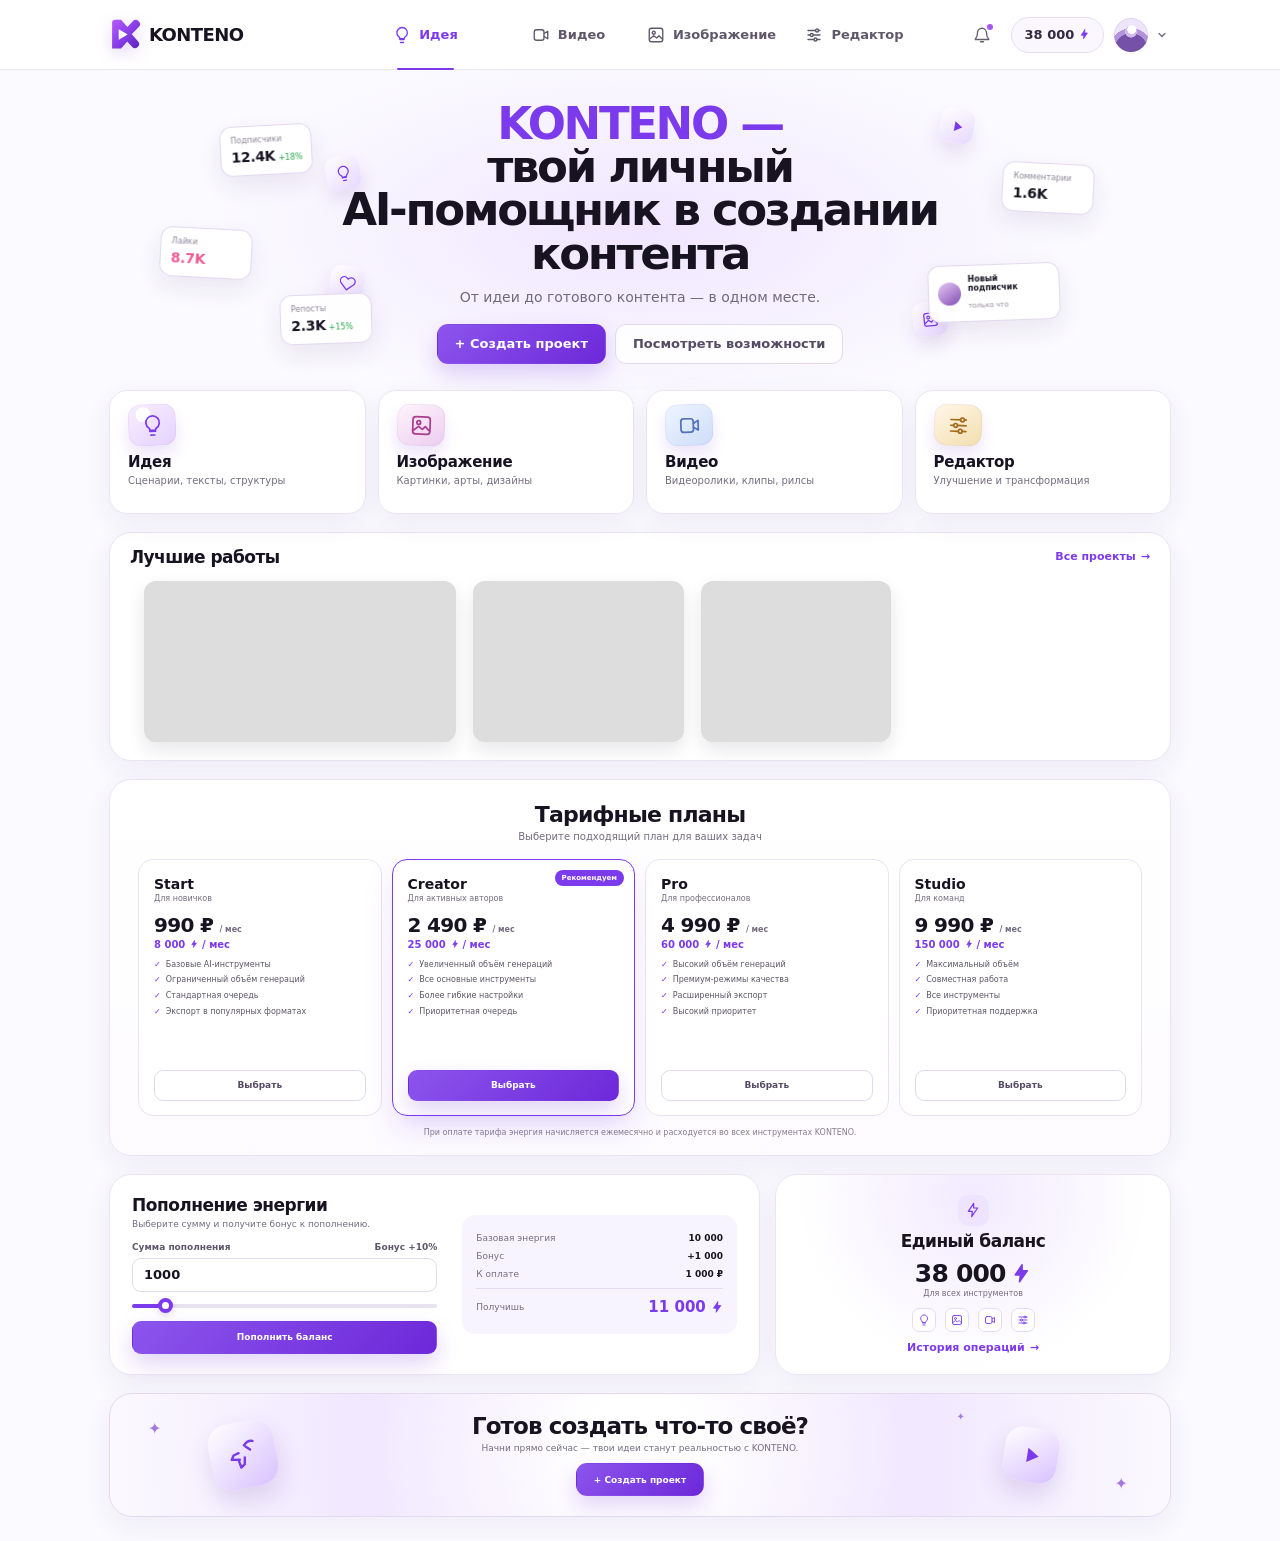
<file: index.html>
<!doctype html>
<html lang="ru">
<head>
  <meta charset="utf-8">
  <meta name="viewport" content="width=device-width, initial-scale=1">
  <meta name="description" content="KONTENO — личный AI-помощник для создания контента">
  <title>KONTENO — AI-помощник в создании контента</title>
  <style>
    :root {
      --background: #fbfaff;
      --surface: #fff;
      --surface-soft: #f7f3ff;
      --surface-strong: #efe8ff;
      --text: #171321;
      --muted: #746c81;
      --border: #ebe5f3;
      --primary: #7c3aed;
      --primary-deep: #6524cf;
      --primary-light: #a855f7;
      --success: #22a447;
      --radius-xl: 28px;
      --radius-lg: 22px;
      --radius-md: 14px;
      --shadow: 0 18px 48px rgba(63, 38, 98, .08);
      --shadow-soft: 0 9px 28px rgba(77, 46, 119, .07);
      --page: 1062px;
    }
    * { box-sizing: border-box; }
    html { scroll-behavior: smooth; }
    body {
      margin: 0;
      color: var(--text);
      background: var(--background);
      font-family: Inter, ui-sans-serif, system-ui, -apple-system, BlinkMacSystemFont, "Segoe UI", sans-serif;
      -webkit-font-smoothing: antialiased;
    }
    button, input { font: inherit; }
    button, a { -webkit-tap-highlight-color: transparent; }
    button:focus-visible, a:focus-visible, input:focus-visible {
      outline: 3px solid rgba(124, 58, 237, .24);
      outline-offset: 3px;
    }
    .icon { width: 18px; height: 18px; display: block; fill: none; stroke: currentColor; stroke-width: 1.8; stroke-linecap: round; stroke-linejoin: round; }
    .icon-fill { fill: currentColor; stroke: none; }
    .energy-amount { display: inline-flex; align-items: center; gap: 5px; white-space: nowrap; }
    .energy-amount .icon { width: .82em; height: .82em; color: var(--primary); fill: currentColor; stroke: currentColor; }
    .site-header {
      height: 70px;
      display: grid;
      grid-template-columns: 245px minmax(420px, 1fr) 245px;
      align-items: center;
      padding: 0 max(30px, calc((100vw - 1122px) / 2 + 30px));
      background: rgba(255,255,255,.94);
      border-bottom: 1px solid rgba(232, 225, 241, .85);
      position: sticky;
      top: 0;
      z-index: 30;
      backdrop-filter: blur(16px);
    }
    .brand { display: inline-flex; align-items: center; gap: 9px; color: var(--text); text-decoration: none; width: max-content; }
    .brand-mark { width: 31px; height: 31px; filter: drop-shadow(0 5px 8px rgba(124,58,237,.2)); }
    .brand-name { font-size: 18px; line-height: 1; font-weight: 850; letter-spacing: -.55px; }
    .product-nav { height: 100%; display: grid; grid-template-columns: repeat(4, 1fr); align-items: stretch; }
    .nav-link { position: relative; display: flex; align-items: center; justify-content: center; gap: 8px; color: #5f586b; text-decoration: none; font-size: 13px; font-weight: 650; }
    .nav-link:hover { color: var(--primary); }
    .nav-link:first-child { color: var(--primary); }
    .nav-link:first-child::after { content: ""; position: absolute; left: 30%; right: 30%; bottom: -1px; height: 2px; border-radius: 2px; background: var(--primary); }
    .header-actions { display: flex; align-items: center; justify-content: flex-end; gap: 10px; }
    .icon-button { width: 38px; height: 38px; display: grid; place-items: center; border: 0; border-radius: 50%; background: transparent; color: #655e70; cursor: pointer; position: relative; }
    .icon-button:hover { background: var(--surface-soft); color: var(--primary); }
    .unread { position: absolute; width: 6px; height: 6px; border-radius: 50%; background: var(--primary-light); right: 8px; top: 8px; box-shadow: 0 0 0 2px #fff; }
    .header-balance { min-height: 36px; padding: 0 13px; display: inline-flex; align-items: center; border: 1px solid #e6ddf2; border-radius: 999px; background: #faf7ff; color: #332943; text-decoration: none; font-size: 13px; font-weight: 800; }
    .avatar-button { border: 0; background: transparent; padding: 0; display: flex; align-items: center; gap: 5px; cursor: pointer; color: var(--muted); }
    .avatar { width: 34px; height: 34px; border-radius: 50%; background: radial-gradient(circle at 52% 34%, #fff 0 15%, transparent 16%), radial-gradient(circle at 50% 40%, #d3b9ee 0 22%, transparent 23%), radial-gradient(circle at 50% 93%, #7551a7 0 45%, #b393db 46% 59%, #eee5fa 60%); box-shadow: inset 0 0 0 1px rgba(92,57,139,.11); }
    main { overflow: hidden; }
    .wrap { width: min(var(--page), calc(100% - 60px)); margin-inline: auto; }
    .hero {
      min-height: 280px;
      position: relative;
      display: grid;
      place-items: center;
      text-align: center;
      background: radial-gradient(ellipse 44% 75% at 50% 50%, rgba(239,228,255,.93), rgba(251,250,255,0) 76%);
      isolation: isolate;
    }
    .hero-copy { position: relative; z-index: 3; max-width: 640px; padding: 32px 20px 26px; }
    .hero h1 { margin: 0; font-size: clamp(38px, 3.6vw, 45px); line-height: .96; letter-spacing: -2.35px; font-weight: 830; }
    .hero h1 .accent { color: var(--primary); }
    .hero p { margin: 14px 0 19px; color: #716a7d; font-size: 14px; }
    .hero-actions { display: flex; justify-content: center; gap: 9px; }
    .btn { min-height: 40px; padding: 0 17px; display: inline-flex; justify-content: center; align-items: center; gap: 7px; border: 1px solid transparent; border-radius: 11px; font-weight: 760; font-size: 13px; text-decoration: none; cursor: pointer; transition: transform .2s ease, box-shadow .2s ease, border-color .2s ease; }
    .btn:hover { transform: translateY(-1px); }
    .btn-primary { color: #fff; background: linear-gradient(135deg, #8c55ed, #6d28d9); box-shadow: 0 10px 22px rgba(109,40,217,.2); }
    .btn-secondary { color: #554b64; background: rgba(255,255,255,.8); border-color: #e2d9ef; }
    .floating-card { position: absolute; z-index: 2; border: 1px solid rgba(223,212,239,.88); background: rgba(255,255,255,.91); box-shadow: 0 10px 25px rgba(65,38,104,.09); backdrop-filter: blur(8px); }
    .metric { width: 92px; padding: 9px 10px; border-radius: 12px; text-align: left; }
    .metric small { display: block; color: #8c8496; font-size: 8px; margin-bottom: 2px; }
    .metric b { font-size: 14px; letter-spacing: -.3px; }
    .metric em { color: var(--success); font-style: normal; font-size: 8px; margin-left: 3px; }
    .metric .pink { color: #ec5c91; }
    .m-follow { left: calc(50% - 420px); top: 55px; transform: rotate(-3deg); }
    .m-like { left: calc(50% - 480px); top: 158px; transform: rotate(3deg); }
    .m-share { left: calc(50% - 360px); top: 224px; transform: rotate(-2deg); }
    .m-comments { right: calc(50% - 454px); top: 93px; transform: rotate(3deg); }
    .follow-card { right: calc(50% - 420px); top: 194px; width: 132px; padding: 9px; border-radius: 12px; display: flex; align-items: center; gap: 7px; text-align: left; transform: rotate(-2deg); }
    .mini-avatar { width: 23px; height: 23px; flex: none; border-radius: 50%; background: linear-gradient(145deg,#e6c8f6,#824db3); }
    .follow-card b { display: block; font-size: 8px; }.follow-card small { color: #8b8295; font-size: 7px; }
    .float-icon { width: 34px; height: 34px; display: grid; place-items: center; border-radius: 10px; color: var(--primary); background: linear-gradient(145deg,#fff,#e7d7ff); box-shadow: 0 10px 18px rgba(91,48,145,.12); position: absolute; z-index: 1; }
    .float-icon .icon { width: 17px; height: 17px; }
    .fi-bulb { left: calc(50% - 314px); top: 86px; transform: rotate(-12deg); }
    .fi-play { right: calc(50% - 334px); top: 39px; transform: rotate(11deg); }
    .fi-image { right: calc(50% - 307px); top: 232px; transform: rotate(-6deg); }
    .fi-heart { left: calc(50% - 310px); top: 196px; transform: rotate(10deg); }
    .product-grid { display: grid; grid-template-columns: repeat(4, 1fr); gap: 12px; margin-top: 0; }
    .product-card { min-height: 124px; position: relative; overflow: hidden; padding: 18px; border: 1px solid var(--border); border-radius: 18px; background: var(--surface); box-shadow: var(--shadow-soft); color: inherit; text-decoration: none; }
    .product-card:hover { border-color: #d7c7ed; transform: translateY(-2px); }
    .product-card h2 { margin: 44px 0 4px; font-size: 15px; letter-spacing: -.3px; }
    .product-card p { margin: 0; color: var(--muted); font-size: 10px; }
    .product-art { width: 48px; height: 42px; position: absolute; top: 13px; left: 18px; display: grid; place-items: center; border-radius: 13px; color: var(--primary); background: radial-gradient(circle at 32% 25%,#fff 0 16%,transparent 17%),linear-gradient(145deg,#f8efff,#e5d1ff); box-shadow: 0 9px 15px rgba(109,40,217,.12), inset 0 0 0 1px rgba(124,58,237,.07); transform: rotate(-2deg); }
    .product-card:nth-child(2) .product-art { background: linear-gradient(145deg,#fff5fb,#ecccf0); color:#aa3c8e; transform: rotate(2deg); }
    .product-card:nth-child(3) .product-art { background: linear-gradient(145deg,#eff6ff,#cddcf9); color:#5273bd; }
    .product-card:nth-child(4) .product-art { background: linear-gradient(145deg,#fff8e9,#f2ddae); color:#a56b1d; transform: rotate(2deg); }
    .product-art .icon { width: 23px; height: 23px; }
    .section-card { margin-top: 18px; border: 1px solid var(--border); border-radius: var(--radius-lg); background: var(--surface); box-shadow: var(--shadow-soft); }
    .section-head { height: 48px; padding: 0 20px; display: flex; justify-content: space-between; align-items: center; }
    .section-head h2 { margin: 0; font-size: 17px; letter-spacing: -.55px; }
    .text-link { display: inline-flex; align-items: center; gap: 5px; color: var(--primary); text-decoration: none; font-size: 11px; font-weight: 750; }
    .works { padding-bottom: 18px; }
    .works-grid { display: grid; grid-template-columns: 312px 211px 190px; gap: 17px; padding: 0 34px; justify-content: start; }
    .reference-crop { width: 100%; aspect-ratio: var(--cw) / var(--ch); overflow: hidden; position: relative; border-radius: 12px; background: #ddd; box-shadow: 0 8px 18px rgba(29,17,46,.1); }
    .reference-crop img { position: absolute; width: calc(1122 / var(--cw) * 100%); max-width: none; height: auto; left: 0; top: 0; transform: translate(var(--tx), var(--ty)); transform-origin: left top; }
    .tariffs { padding: 22px 28px 18px; background: linear-gradient(180deg,#fff 0%,#fdfbff 100%); }
    .tariff-title { text-align: center; margin-bottom: 17px; }
    .tariff-title h2 { margin: 0 0 4px; font-size: 22px; letter-spacing: -.8px; }
    .tariff-title p { margin: 0; color: var(--muted); font-size: 10px; }
    .tariff-grid { display: grid; grid-template-columns: repeat(4, 1fr); gap: 10px; align-items: stretch; }
    .tariff-card { min-height: 257px; position: relative; display: flex; flex-direction: column; padding: 16px 15px 14px; border: 1px solid #e9e3f0; border-radius: 15px; background: #fff; }
    .tariff-card.recommended { border: 1.5px solid var(--primary); box-shadow: 0 14px 30px rgba(124,58,237,.13); }
    .recommended-badge { position: absolute; right: 10px; top: 10px; padding: 4px 7px; border-radius: 999px; color: #fff; background: var(--primary); font-size: 7px; font-weight: 800; }
    .tariff-card h3 { margin: 0 0 2px; font-size: 14px; }.tariff-for { color: var(--muted); font-size: 8px; }
    .tariff-price { margin: 10px 0 2px; font-size: 20px; font-weight: 850; letter-spacing: -.7px; }.tariff-price small { font-size: 8px; color: var(--muted); font-weight: 600; letter-spacing: 0; }
    .tariff-energy { color: var(--primary); font-size: 10px; font-weight: 800; }
    .tariff-list { list-style: none; padding: 0; margin: 10px 0 13px; display: grid; gap: 6px; color: #5d5668; font-size: 8px; line-height: 1.2; }
    .tariff-list li { display: flex; gap: 5px; }.tariff-list li::before { content: "✓"; color: var(--primary); font-weight: 900; }
    .tariff-card .btn { min-height: 31px; margin-top: auto; font-size: 9px; border-radius: 9px; }
    .tariff-note { margin: 12px 0 0; text-align: center; color: #857d8f; font-size: 8px; }
    .commerce-grid { display: grid; grid-template-columns: 1.48fr .9fr; gap: 15px; margin-top: 18px; }
    .topup-card, .wallet-card { min-height: 178px; padding: 20px 22px; border: 1px solid var(--border); border-radius: var(--radius-lg); background: #fff; box-shadow: var(--shadow-soft); }
    .topup-card { display: grid; grid-template-columns: 1fr .9fr; gap: 25px; align-items: center; }
    .topup-card h2, .wallet-card h2 { margin: 0 0 4px; font-size: 17px; letter-spacing: -.5px; }
    .topup-card .helper { margin: 0 0 13px; color: var(--muted); font-size: 9px; }
    .amount-label { display: flex; justify-content: space-between; align-items: center; margin-bottom: 6px; color: #5e566a; font-size: 9px; font-weight: 700; }
    .amount-input { height: 34px; width: 100%; border: 1px solid #e3dcec; border-radius: 9px; padding: 0 11px; color: var(--text); font-size: 13px; font-weight: 800; background: #fff; }
    .slider { width: 100%; height: 4px; margin: 12px 0 13px; appearance: none; border-radius: 999px; background: linear-gradient(to right,var(--primary) 0 var(--progress),#e9e2f1 var(--progress) 100%); }
    .slider::-webkit-slider-thumb { appearance: none; width: 15px; height: 15px; border-radius: 50%; background: #fff; border: 4px solid var(--primary); box-shadow: 0 2px 7px rgba(76,33,126,.18); cursor: pointer; }
    .slider::-moz-range-thumb { width: 9px; height: 9px; border-radius: 50%; background: #fff; border: 4px solid var(--primary); cursor: pointer; }
    .topup-card .btn { width: 100%; min-height: 33px; font-size: 9px; border-radius: 9px; }
    .quote { padding: 14px; border-radius: 13px; background: #f8f4ff; }
    .quote-row { display: flex; justify-content: space-between; padding: 4px 0; color: var(--muted); font-size: 9px; }
    .quote-row b { color: var(--text); }.quote-row.total { margin-top: 5px; padding-top: 9px; border-top: 1px solid #e5dcf2; align-items: center; }.quote-row.total b { color: var(--primary); font-size: 15px; }
    .wallet-card { text-align: center; display: flex; flex-direction: column; align-items: center; justify-content: center; background: radial-gradient(circle at 50% 10%,#f2eaff 0,#fff 66%); }
    .wallet-icon { width: 31px; height: 31px; margin-bottom: 5px; display: grid; place-items: center; color: var(--primary); border-radius: 10px; background: #eee4ff; }.wallet-icon .icon { width: 16px; }
    .wallet-balance { margin: 4px 0 1px; font-size: 25px; font-weight: 870; letter-spacing: -.8px; }.wallet-card > small { color: var(--muted); font-size: 8px; }
    .wallet-tools { display: flex; justify-content: center; gap: 9px; margin: 10px 0 9px; }.wallet-tool { display: grid; place-items: center; width: 24px; height: 24px; color: var(--primary); border: 1px solid #e6dbf5; border-radius: 7px; background: #fff; }.wallet-tool .icon { width: 12px; height: 12px; }
    .final-cta { min-height: 124px; position: relative; margin: 18px auto 24px; display: grid; place-items: center; overflow: hidden; text-align: center; border: 1px solid #e4d9f2; border-radius: 23px; background: radial-gradient(circle at 50% 45%,#fff 0 10%,#f1e7ff 52%,#fbf9ff 100%); box-shadow: var(--shadow-soft); }
    .cta-copy { position: relative; z-index: 2; padding: 18px 190px; }.cta-copy h2 { margin: 0 0 4px; font-size: 23px; letter-spacing: -.9px; }.cta-copy p { margin: 0 0 10px; color: var(--muted); font-size: 9px; }
    .cta-copy .btn { min-height: 33px; font-size: 9px; }
    .cta-object { position: absolute; display: grid; place-items: center; color: var(--primary); background: linear-gradient(145deg,#fff,#d9c1ff); box-shadow: 0 12px 25px rgba(96,48,157,.16); }
    .rocket { left: 100px; width: 66px; height: 66px; border-radius: 20px; transform: rotate(-11deg); }.rocket .icon { width: 32px; height: 32px; }
    .media { right: 112px; width: 54px; height: 54px; border-radius: 17px; transform: rotate(9deg); }.media .icon { width: 25px; height: 25px; }
    .star { position: absolute; color: #a47ae0; font-size: 16px; }.star-a { left: 38px; top: 25px; }.star-b { right: 42px; bottom: 23px; }.star-c { right: 205px; top: 17px; font-size: 10px; }
    .toast { position: fixed; left: 50%; bottom: 24px; z-index: 60; padding: 12px 18px; color: #fff; background: #241a31; border-radius: 12px; font-size: 13px; box-shadow: 0 15px 40px rgba(25,15,40,.24); transform: translate(-50%, 18px); opacity: 0; pointer-events: none; transition: .22s ease; }
    .toast.show { transform: translate(-50%,0); opacity: 1; }
    @media (max-width: 900px) {
      .site-header { grid-template-columns: 170px 1fr auto; padding-inline: 22px; }.product-nav { grid-column: 2; }.nav-link span { display: none; }.header-balance { padding-inline: 10px; }.avatar-button .chevron { display:none; }
      .wrap { width: min(720px, calc(100% - 36px)); }.hero { min-height: 310px; }.floating-card { opacity: .82; }.m-like { left: 4%; }.m-follow { left: 10%; }.m-share { left: 14%; }.m-comments { right: 7%; }.follow-card { right: 8%; }.fi-bulb { left: 20%; }.fi-play { right: 20%; }
      .product-grid, .tariff-grid { grid-template-columns: repeat(2,1fr); }.works-grid { grid-template-columns: 312fr 211fr 190fr; padding-inline: 18px; gap: 10px; }.commerce-grid { grid-template-columns: 1fr 300px; }.topup-card { grid-template-columns: 1fr; gap: 12px; }.topup-card,.wallet-card { min-height: 250px; }.cta-copy { padding-inline: 145px; }.rocket { left: 48px; }.media { right: 52px; }
    }
    @media (max-width: 620px) {
      .site-header { height: 62px; grid-template-columns: 1fr auto; padding-inline: 16px; }.brand-mark { width:29px;height:29px }.brand-name {font-size:17px}.product-nav { position: fixed; left: 0; right: 0; bottom: 0; height: 62px; z-index: 40; grid-column: auto; background: rgba(255,255,255,.96); border-top: 1px solid var(--border); padding-bottom: env(safe-area-inset-bottom); backdrop-filter: blur(14px); }.nav-link { flex-direction: column; gap: 3px; font-size: 9px; }.nav-link span { display: inline; }.nav-link:first-child::after { top: 0; bottom: auto; left: 31%; right: 31%; }.header-actions { gap: 4px; }.icon-button { width:34px;height:34px }.header-balance { min-height: 32px; padding: 0 9px; font-size: 11px; }.avatar { width:32px;height:32px }.wrap { width: calc(100% - 28px); }
      .hero { min-height: 410px; }.hero-copy { padding: 68px 14px 50px; }.hero h1 { font-size: 40px; letter-spacing: -2px; }.hero p { max-width: 280px; margin-inline: auto; line-height: 1.45; }.hero-actions { flex-direction: column; width: min(260px,100%); margin-inline:auto }.hero-actions .btn { width:100%;min-height:44px }.metric { transform: scale(.8)!important; }.m-follow { top:17px;left:-2px }.m-like { left:-7px;top:277px }.m-share { left:55px;top:350px }.m-comments { right:-9px;top:36px }.follow-card { right:-14px;top:316px;transform:scale(.82) rotate(-2deg) }.fi-bulb { left:12%;top:89px }.fi-play { right:11%;top:109px }.fi-heart,.fi-image { display:none }
      .product-grid, .tariff-grid { grid-template-columns: 1fr; }.product-card { min-height:112px }.product-card h2 { margin-top:40px }.section-card { margin-top:14px }.section-head { padding-inline:16px }.works-grid { grid-template-columns:1fr; padding:0 14px 14px; }.reference-crop { max-height:none }.tariffs { padding:22px 14px 16px }.tariff-title h2 { font-size:24px }.tariff-grid { display:flex; overflow-x:auto; scroll-snap-type:x mandatory; padding:4px 1px 12px; scrollbar-width:none }.tariff-card { min-width:82%; min-height:290px; scroll-snap-align:center; padding:20px }.tariff-card h3 {font-size:18px}.tariff-price{font-size:24px}.tariff-for,.tariff-list,.tariff-energy,.tariff-note{font-size:11px}.tariff-card .btn{min-height:42px;font-size:12px}
      .commerce-grid { grid-template-columns:1fr }.topup-card,.wallet-card { min-height:unset;padding:22px }.topup-card {grid-template-columns:1fr}.wallet-card {padding-block:26px}.cta-copy { padding:30px 28px 100px }.final-cta {min-height:250px;margin-bottom:80px}.cta-copy h2{font-size:28px}.cta-copy p{font-size:12px;line-height:1.5}.cta-copy .btn{min-height:42px;font-size:12px}.rocket{left:calc(50% - 82px);bottom:20px;width:55px;height:55px}.media{right:calc(50% - 82px);bottom:24px;width:48px;height:48px}.star-c{display:none}
    }
    @media (prefers-reduced-motion: reduce) { html {scroll-behavior:auto} *,*::before,*::after {transition-duration:.01ms!important;animation-duration:.01ms!important} }
  </style>
</head>
<body>
  <svg aria-hidden="true" width="0" height="0" style="position:absolute"><defs>
    <linearGradient id="brand-gradient" x1="0" y1="0" x2="1" y2="1"><stop stop-color="#b65cff"/><stop offset=".52" stop-color="#883de8"/><stop offset="1" stop-color="#5b21b6"/></linearGradient>
    <symbol id="i-logo" viewBox="0 0 40 40"><path fill="url(#brand-gradient)" d="M4 4.8A3.8 3.8 0 0 1 7.8 1h7.7l8.3 9.3L30.7 3a5.3 5.3 0 0 1 7.6 7.4l-9 9.4 8.1 8.9a5.2 5.2 0 0 1-7.7 7L23.5 29l-7.9 9H4V4.8Z"/><path fill="#fff" d="m12.5 13.2 11.7 6.7-11.7 6.8V13.2Z"/></symbol>
    <symbol id="i-bulb" viewBox="0 0 24 24"><path d="M9 18h6M10 22h4M8.3 14.8A7 7 0 1 1 15.7 15c-.8.6-.8 1.2-.8 2H9.1c0-.9 0-1.5-.8-2.2Z"/></symbol>
    <symbol id="i-video" viewBox="0 0 24 24"><rect x="3" y="5" width="13" height="14" rx="3"/><path d="m16 10 5-3v10l-5-3"/></symbol>
    <symbol id="i-image" viewBox="0 0 24 24"><rect x="3" y="3" width="18" height="18" rx="3"/><circle cx="9" cy="9" r="2"/><path d="m4 17 5-4 4 3 3-3 4 4"/></symbol>
    <symbol id="i-sliders" viewBox="0 0 24 24"><path d="M4 6h10M18 6h2M4 12h3M11 12h9M4 18h8M16 18h4"/><circle cx="16" cy="6" r="2"/><circle cx="9" cy="12" r="2"/><circle cx="14" cy="18" r="2"/></symbol>
    <symbol id="i-bell" viewBox="0 0 24 24"><path d="M18 9a6 6 0 0 0-12 0c0 7-3 7-3 9h18c0-2-3-2-3-9ZM10 21h4"/></symbol>
    <symbol id="i-chevron" viewBox="0 0 24 24"><path d="m8 10 4 4 4-4"/></symbol>
    <symbol id="i-zap" viewBox="0 0 24 24"><path d="M13 2 5 14h6l-1 8 9-13h-6V2Z"/></symbol>
    <symbol id="i-heart" viewBox="0 0 24 24"><path d="M20.8 4.6a5.5 5.5 0 0 0-7.8 0L12 5.7l-1.1-1.1a5.5 5.5 0 0 0-7.8 7.8l1.1 1.1L12 21l7.8-7.5 1.1-1.1a5.5 5.5 0 0 0-.1-7.8Z"/></symbol>
    <symbol id="i-play" viewBox="0 0 24 24"><path d="m8 5 11 7-11 7V5Z"/></symbol>
    <symbol id="i-rocket" viewBox="0 0 24 24"><path d="M14 5c2.4-2.4 5.2-2.8 7-2- .8 1.8-1.6 4.6-4 7l-4 4-4-4 5-5Z"/><path d="m9 10-4 1-2 3 6 1M13 14l-1 5-3 2-1-6M15 6l3 3"/></symbol>
  </defs></svg>

  <header class="site-header">
    <a class="brand" href="#top" aria-label="KONTENO — на главную"><svg class="brand-mark" aria-hidden="true"><use href="#i-logo"/></svg><span class="brand-name">KONTENO</span></a>
    <nav class="product-nav" aria-label="Инструменты KONTENO">
      <a class="nav-link" href="#" data-action="coming"><svg class="icon"><use href="#i-bulb"/></svg><span>Идея</span></a>
      <a class="nav-link" href="#" data-action="coming"><svg class="icon"><use href="#i-video"/></svg><span>Видео</span></a>
      <a class="nav-link" href="#" data-action="coming"><svg class="icon"><use href="#i-image"/></svg><span>Изображение</span></a>
      <a class="nav-link" href="#" data-action="coming"><svg class="icon"><use href="#i-sliders"/></svg><span>Редактор</span></a>
    </nav>
    <div class="header-actions">
      <button class="icon-button" type="button" data-action="notifications" aria-label="Уведомления"><svg class="icon"><use href="#i-bell"/></svg><span class="unread"></span></button>
      <a class="header-balance" href="#energy" aria-label="Баланс энергии 38 000"><span class="energy-amount"><span>38 000</span><svg class="icon"><use href="#i-zap"/></svg></span></a>
      <button class="avatar-button" type="button" data-action="profile" aria-label="Открыть профиль"><span class="avatar" aria-hidden="true"></span><svg class="icon chevron"><use href="#i-chevron"/></svg></button>
    </div>
  </header>

  <main id="top">
    <section class="hero" aria-labelledby="hero-title">
      <div class="floating-card metric m-follow"><small>Подписчики</small><b>12.4K</b><em>+18%</em></div>
      <div class="floating-card metric m-like"><small>Лайки</small><b class="pink">8.7K</b></div>
      <div class="floating-card metric m-share"><small>Репосты</small><b>2.3K</b><em>+15%</em></div>
      <div class="floating-card metric m-comments"><small>Комментарии</small><b>1.6K</b></div>
      <div class="floating-card follow-card"><span class="mini-avatar"></span><span><b>Новый подписчик</b><small>только что</small></span></div>
      <span class="float-icon fi-bulb"><svg class="icon"><use href="#i-bulb"/></svg></span><span class="float-icon fi-play"><svg class="icon icon-fill"><use href="#i-play"/></svg></span><span class="float-icon fi-heart"><svg class="icon"><use href="#i-heart"/></svg></span><span class="float-icon fi-image"><svg class="icon"><use href="#i-image"/></svg></span>
      <div class="hero-copy">
        <h1 id="hero-title"><span class="accent">KONTENO —</span><br>твой личный<br>AI-помощник в создании<br>контента</h1>
        <p>От идеи до готового контента — в одном месте.</p>
        <div class="hero-actions"><button class="btn btn-primary" type="button" data-action="create">+ Создать проект</button><a class="btn btn-secondary" href="#products">Посмотреть возможности</a></div>
      </div>
    </section>

    <section class="wrap product-grid" id="products" aria-label="Инструменты">
      <a class="product-card" href="#" data-action="coming"><span class="product-art"><svg class="icon"><use href="#i-bulb"/></svg></span><h2>Идея</h2><p>Сценарии, тексты, структуры</p></a>
      <a class="product-card" href="#" data-action="coming"><span class="product-art"><svg class="icon"><use href="#i-image"/></svg></span><h2>Изображение</h2><p>Картинки, арты, дизайны</p></a>
      <a class="product-card" href="#" data-action="coming"><span class="product-art"><svg class="icon"><use href="#i-video"/></svg></span><h2>Видео</h2><p>Видеоролики, клипы, рилсы</p></a>
      <a class="product-card" href="#" data-action="coming"><span class="product-art"><svg class="icon"><use href="#i-sliders"/></svg></span><h2>Редактор</h2><p>Улучшение и трансформация</p></a>
    </section>

    <section class="wrap section-card works" aria-labelledby="works-title">
      <div class="section-head"><h2 id="works-title">Лучшие работы</h2><a class="text-link" href="#" data-action="projects">Все проекты <span>→</span></a></div>
      <div class="works-grid">
        <div class="reference-crop" style="--x:65;--y:525;--cw:312;--ch:161;--tx:-5.793%;--ty:-37.447%"><img src="codex-references/approved-visuals/HOME_FINAL.webp" alt="Неоновый спортивный автомобиль"></div>
        <div class="reference-crop" style="--x:394;--y:525;--cw:211;--ch:161;--tx:-35.116%;--ty:-37.447%"><img src="codex-references/approved-visuals/HOME_FINAL.webp" alt="Горное озеро"></div>
        <div class="reference-crop" style="--x:625;--y:525;--cw:190;--ch:161;--tx:-55.704%;--ty:-37.447%"><img src="codex-references/approved-visuals/HOME_FINAL.webp" alt="Фитнес-видео"></div>
      </div>
    </section>

    <section class="wrap section-card tariffs" aria-labelledby="tariffs-title">
      <div class="tariff-title"><h2 id="tariffs-title">Тарифные планы</h2><p>Выберите подходящий план для ваших задач</p></div>
      <div class="tariff-grid" id="tariff-grid"></div>
      <p class="tariff-note">При оплате тарифа энергия начисляется ежемесячно и расходуется во всех инструментах KONTENO.</p>
    </section>

    <section class="wrap commerce-grid" id="energy" aria-label="Энергия KONTENO">
      <div class="topup-card">
        <div>
          <h2>Пополнение энергии</h2><p class="helper">Выберите сумму и получите бонус к пополнению.</p>
          <label class="amount-label" for="topup-input"><span>Сумма пополнения</span><span id="bonus-label">Бонус +10%</span></label>
          <input class="amount-input" id="topup-input" type="number" inputmode="numeric" min="100" max="10000" step="1" value="1000" aria-describedby="topup-result">
          <input class="slider" id="topup-slider" type="range" min="100" max="10000" step="1" value="1000" aria-label="Сумма пополнения в рублях">
          <button class="btn btn-primary" type="button" data-action="topup">Пополнить баланс</button>
        </div>
        <div class="quote" id="topup-result" aria-live="polite">
          <div class="quote-row"><span>Базовая энергия</span><b id="base-energy">10 000</b></div>
          <div class="quote-row"><span>Бонус</span><b id="bonus-energy">+1 000</b></div>
          <div class="quote-row"><span>К оплате</span><b id="pay-rub">1 000 ₽</b></div>
          <div class="quote-row total"><span>Получишь</span><b class="energy-amount"><span id="final-energy">11 000</span><svg class="icon"><use href="#i-zap"/></svg></b></div>
        </div>
      </div>
      <aside class="wallet-card">
        <span class="wallet-icon"><svg class="icon"><use href="#i-zap"/></svg></span><h2>Единый баланс</h2>
        <div class="wallet-balance energy-amount"><span>38 000</span><svg class="icon"><use href="#i-zap"/></svg></div><small>Для всех инструментов</small>
        <div class="wallet-tools" aria-label="Инструменты с единым балансом"><span class="wallet-tool" title="Идея"><svg class="icon"><use href="#i-bulb"/></svg></span><span class="wallet-tool" title="Изображение"><svg class="icon"><use href="#i-image"/></svg></span><span class="wallet-tool" title="Видео"><svg class="icon"><use href="#i-video"/></svg></span><span class="wallet-tool" title="Редактор"><svg class="icon"><use href="#i-sliders"/></svg></span></div>
        <a class="text-link" href="#" data-action="history">История операций <span>→</span></a>
      </aside>
    </section>

    <section class="wrap final-cta" aria-labelledby="final-title">
      <span class="cta-object rocket"><svg class="icon"><use href="#i-rocket"/></svg></span><span class="cta-object media"><svg class="icon icon-fill"><use href="#i-play"/></svg></span><span class="star star-a">✦</span><span class="star star-b">✦</span><span class="star star-c">✦</span>
      <div class="cta-copy"><h2 id="final-title">Готов создать что-то своё?</h2><p>Начни прямо сейчас — твои идеи станут реальностью с KONTENO.</p><button class="btn btn-primary" type="button" data-action="create">+ Создать проект</button></div>
    </section>
  </main>
  <div class="toast" id="toast" role="status" aria-live="polite"></div>
  <script>
    const HOME_TARIFFS = Object.freeze([
      { name: 'Start', price: 990, audience: 'Для новичков', monthlyEnergy: 8000, features: ['Базовые AI-инструменты', 'Ограниченный объём генераций', 'Стандартная очередь', 'Экспорт в популярных форматах'] },
      { name: 'Creator', price: 2490, audience: 'Для активных авторов', monthlyEnergy: 25000, recommended: true, features: ['Увеличенный объём генераций', 'Все основные инструменты', 'Более гибкие настройки', 'Приоритетная очередь'] },
      { name: 'Pro', price: 4990, audience: 'Для профессионалов', monthlyEnergy: 60000, features: ['Высокий объём генераций', 'Премиум-режимы качества', 'Расширенный экспорт', 'Высокий приоритет'] },
      { name: 'Studio', price: 9990, audience: 'Для команд', monthlyEnergy: 150000, features: ['Максимальный объём', 'Совместная работа', 'Все инструменты', 'Приоритетная поддержка'] }
    ]);
    const HOME_ENERGY_CONFIG = Object.freeze({ minRub: 100, maxRub: 10000, energyPerRub: 10, bonusThresholds: Object.freeze([{ min: 5000, percent: 20 }, { min: 2500, percent: 15 }, { min: 1000, percent: 10 }, { min: 500, percent: 5 }, { min: 0, percent: 0 }]) });
    const numberFormat = new Intl.NumberFormat('ru-RU');
    const formatNumber = value => numberFormat.format(Math.round(value));
    const formatEnergy = value => `${formatNumber(value)} ⚡`;
    function homeQuote(rawRub) {
      const rub = Math.min(HOME_ENERGY_CONFIG.maxRub, Math.max(HOME_ENERGY_CONFIG.minRub, Math.round(Number(rawRub) || HOME_ENERGY_CONFIG.minRub)));
      const bonusPercent = HOME_ENERGY_CONFIG.bonusThresholds.find(item => rub >= item.min).percent;
      const baseEnergy = rub * HOME_ENERGY_CONFIG.energyPerRub;
      const bonusEnergy = Math.round(baseEnergy * bonusPercent / 100);
      return { rub, bonusPercent, baseEnergy, bonusEnergy, finalEnergy: baseEnergy + bonusEnergy };
    }
    function energyHtml(value) { return `<span class="energy-amount"><span>${formatNumber(value)}</span><svg class="icon" aria-hidden="true"><use href="#i-zap"></use></svg></span>`; }
    function renderTariffs() {
      document.getElementById('tariff-grid').innerHTML = HOME_TARIFFS.map(tariff => `<article class="tariff-card${tariff.recommended ? ' recommended' : ''}">${tariff.recommended ? '<span class="recommended-badge">Рекомендуем</span>' : ''}<h3>${tariff.name}</h3><span class="tariff-for">${tariff.audience}</span><div class="tariff-price">${formatNumber(tariff.price)} ₽ <small>/ мес</small></div><div class="tariff-energy">${energyHtml(tariff.monthlyEnergy)} / мес</div><ul class="tariff-list">${tariff.features.map(feature => `<li>${feature}</li>`).join('')}</ul><button class="btn ${tariff.recommended ? 'btn-primary' : 'btn-secondary'}" type="button" data-action="tariff">Выбрать</button></article>`).join('');
    }
    const input = document.getElementById('topup-input');
    const slider = document.getElementById('topup-slider');
    function updateTopup(value) {
      const quote = homeQuote(value);
      input.value = quote.rub; slider.value = quote.rub;
      slider.style.setProperty('--progress', `${(quote.rub - HOME_ENERGY_CONFIG.minRub) / (HOME_ENERGY_CONFIG.maxRub - HOME_ENERGY_CONFIG.minRub) * 100}%`);
      document.getElementById('bonus-label').textContent = `Бонус +${quote.bonusPercent}%`;
      document.getElementById('base-energy').textContent = formatNumber(quote.baseEnergy);
      document.getElementById('bonus-energy').textContent = `+${formatNumber(quote.bonusEnergy)}`;
      document.getElementById('pay-rub').textContent = `${formatNumber(quote.rub)} ₽`;
      document.getElementById('final-energy').textContent = formatNumber(quote.finalEnergy);
    }
    input.addEventListener('input', event => updateTopup(event.target.value));
    slider.addEventListener('input', event => updateTopup(event.target.value));
    let toastTimer;
    function showToast(message) { const toast = document.getElementById('toast'); clearTimeout(toastTimer); toast.textContent = message; toast.classList.add('show'); toastTimer = setTimeout(() => toast.classList.remove('show'), 2600); }
    document.addEventListener('click', event => { const action = event.target.closest('[data-action]'); if (!action) return; event.preventDefault(); const type = action.dataset.action; if (type === 'topup') showToast('Оплата пока работает в DEMO-режиме. Баланс не изменён.'); else if (type === 'notifications') showToast('Новых уведомлений нет'); else if (type === 'profile') showToast('Профиль скоро будет доступен'); else showToast(type === 'tariff' ? 'Подключение тарифа скоро будет доступно' : 'Рабочее пространство скоро будет доступно'); });
    renderTariffs(); updateTopup(1000);
    if (typeof module !== 'undefined' && module.exports) module.exports = { HOME_TARIFFS, HOME_ENERGY_CONFIG, formatEnergy, homeQuote };
  </script>
</body>
</html>
</file>
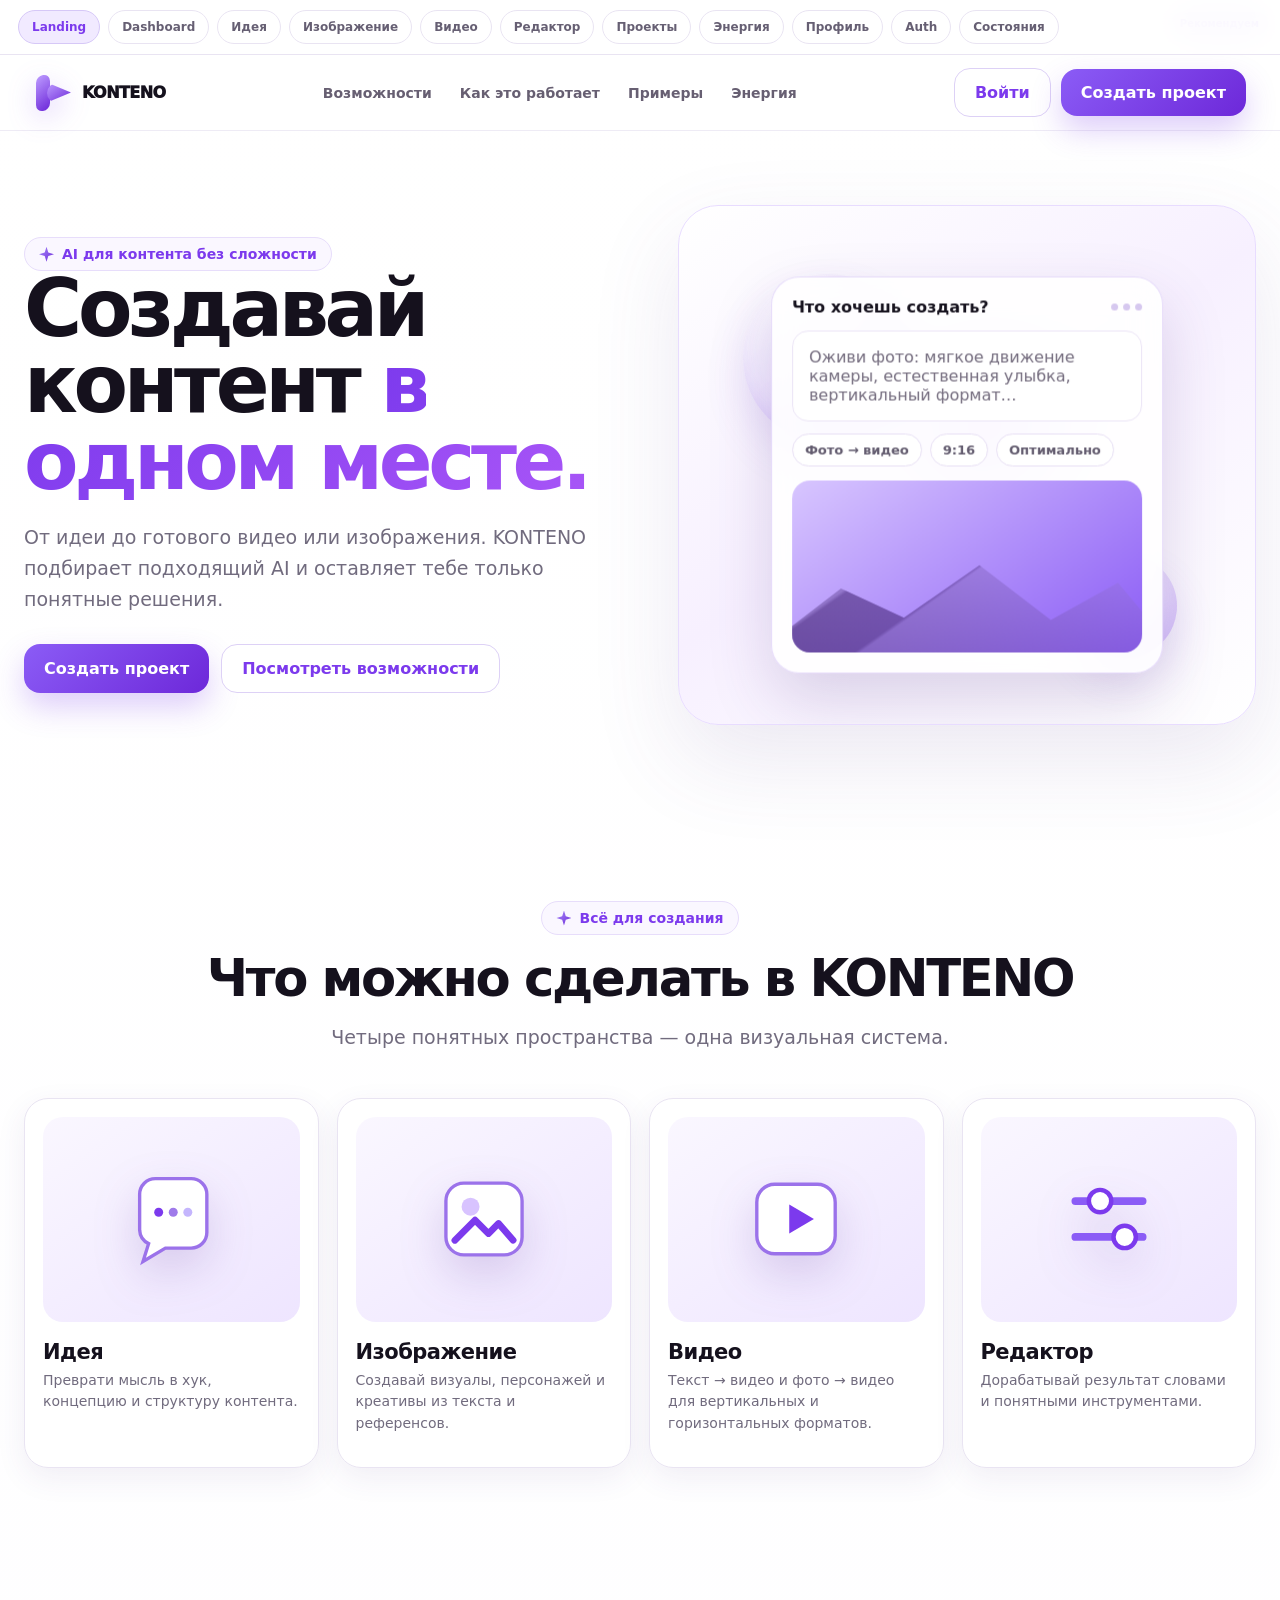
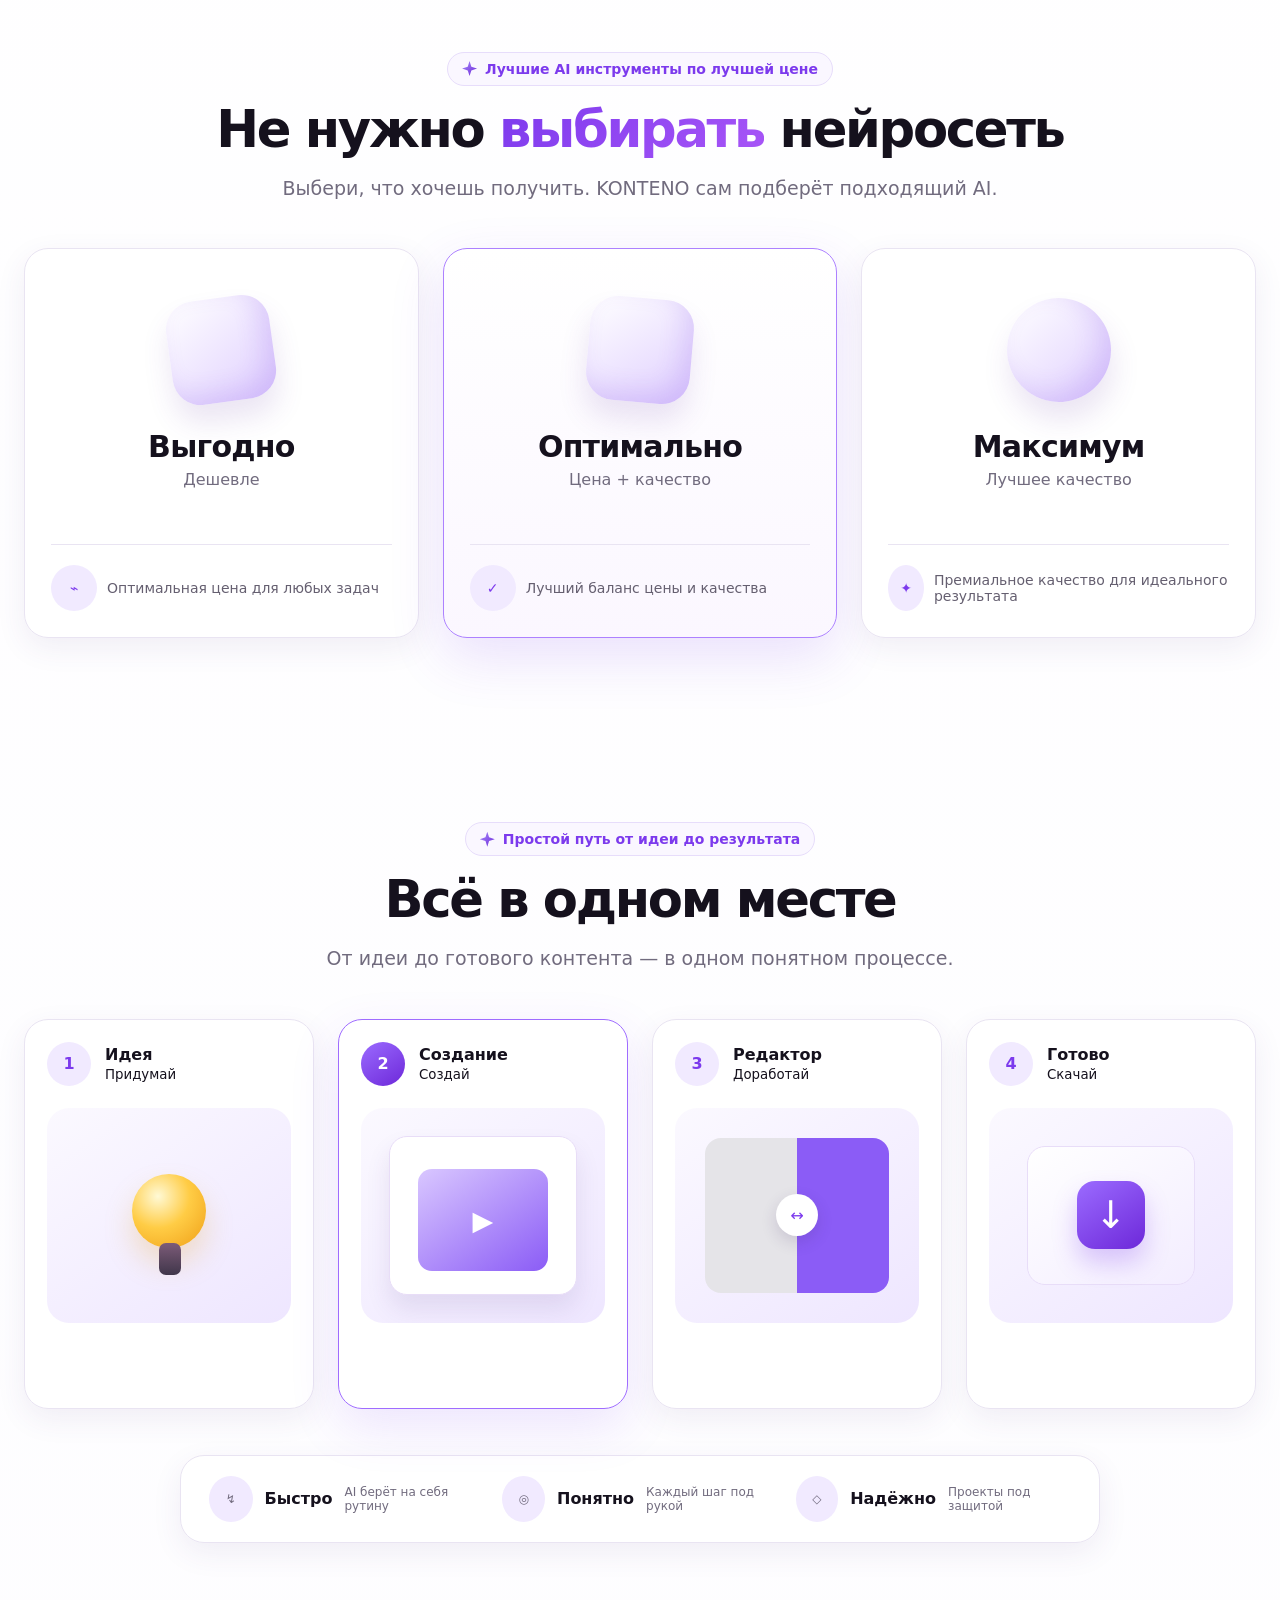
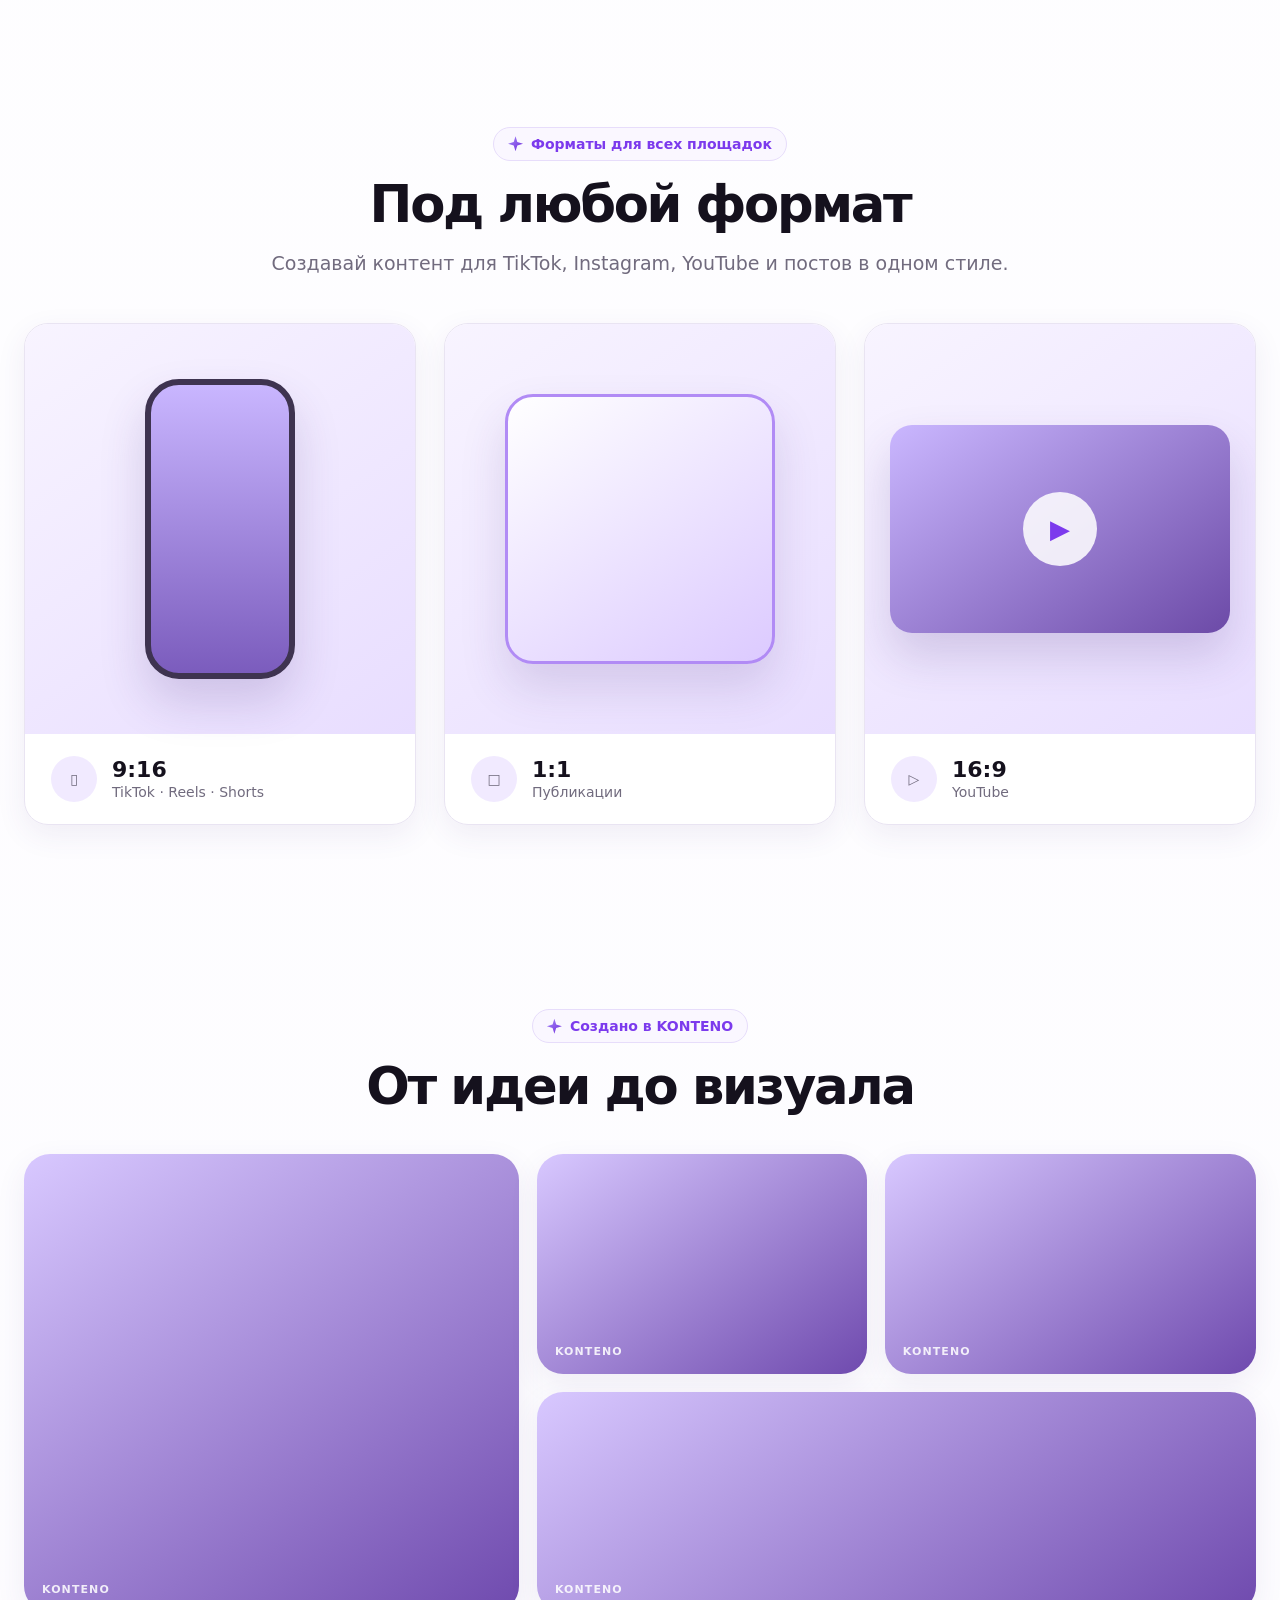
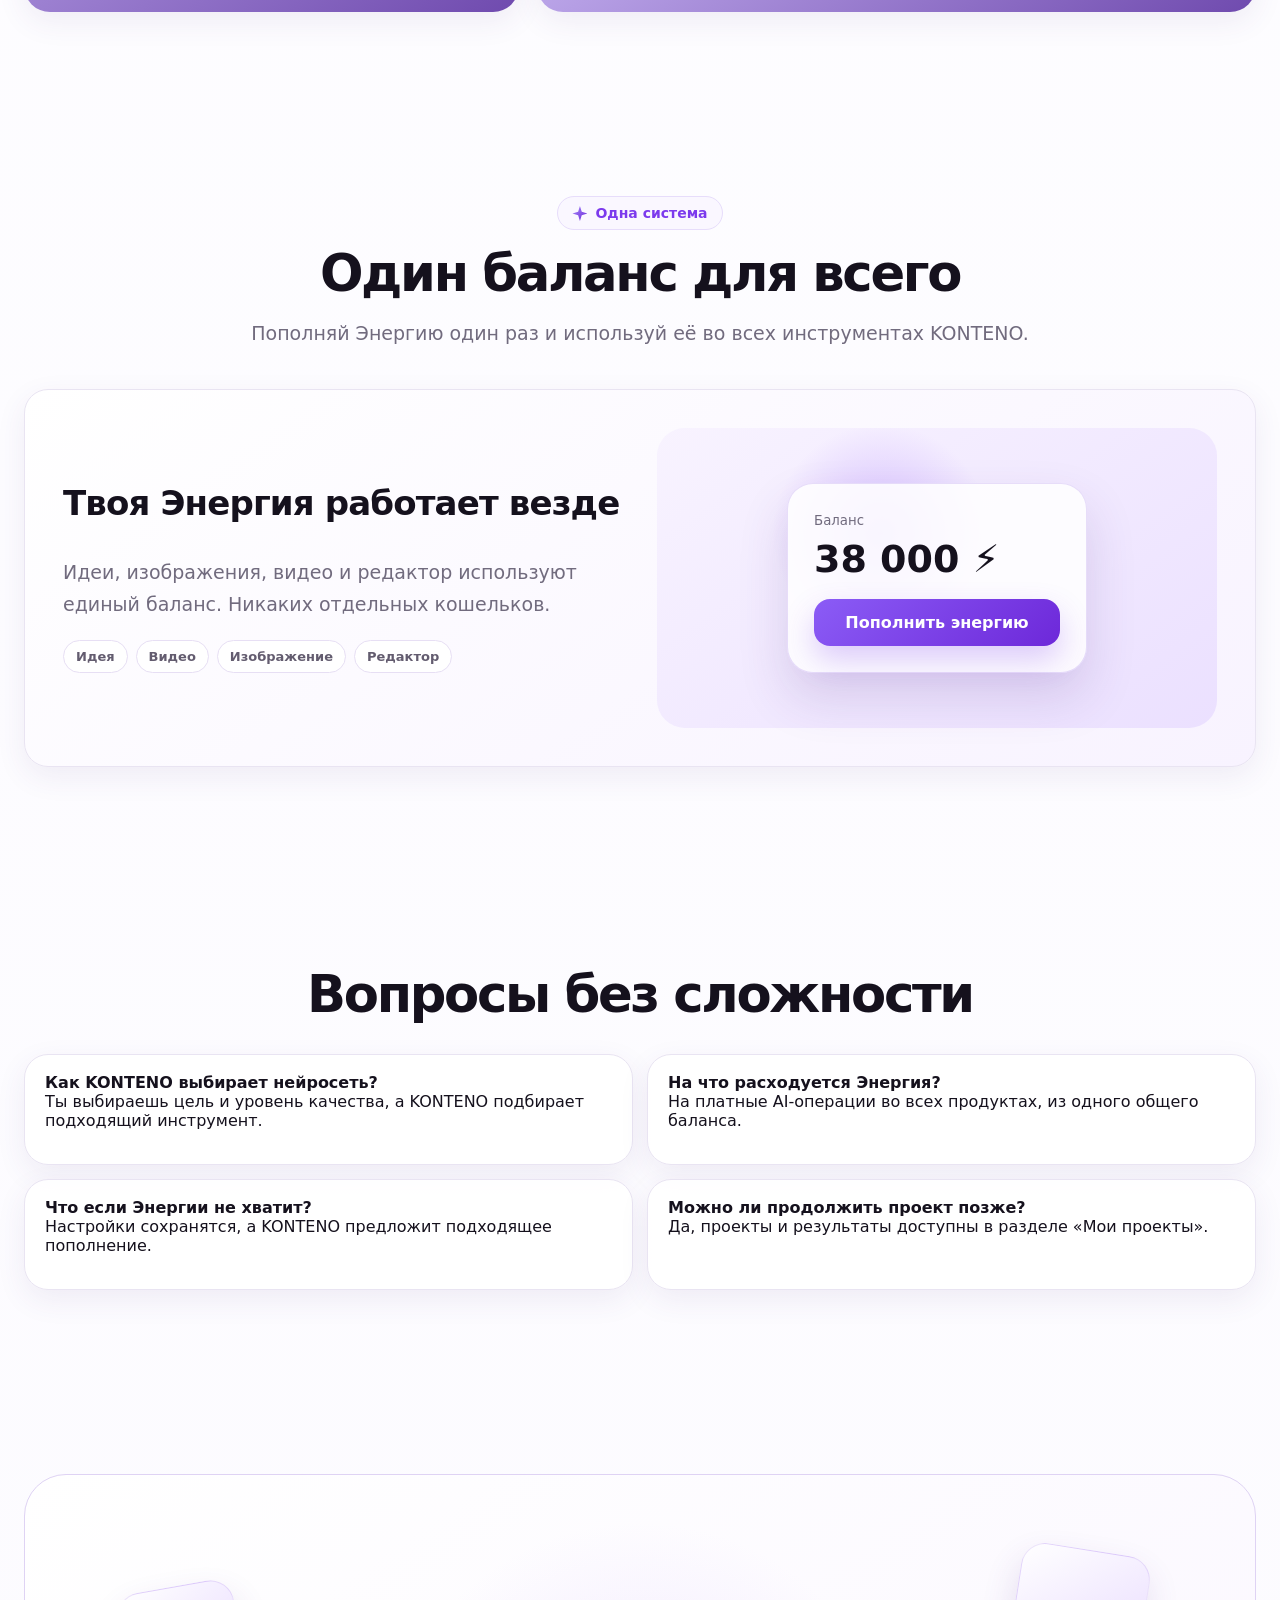
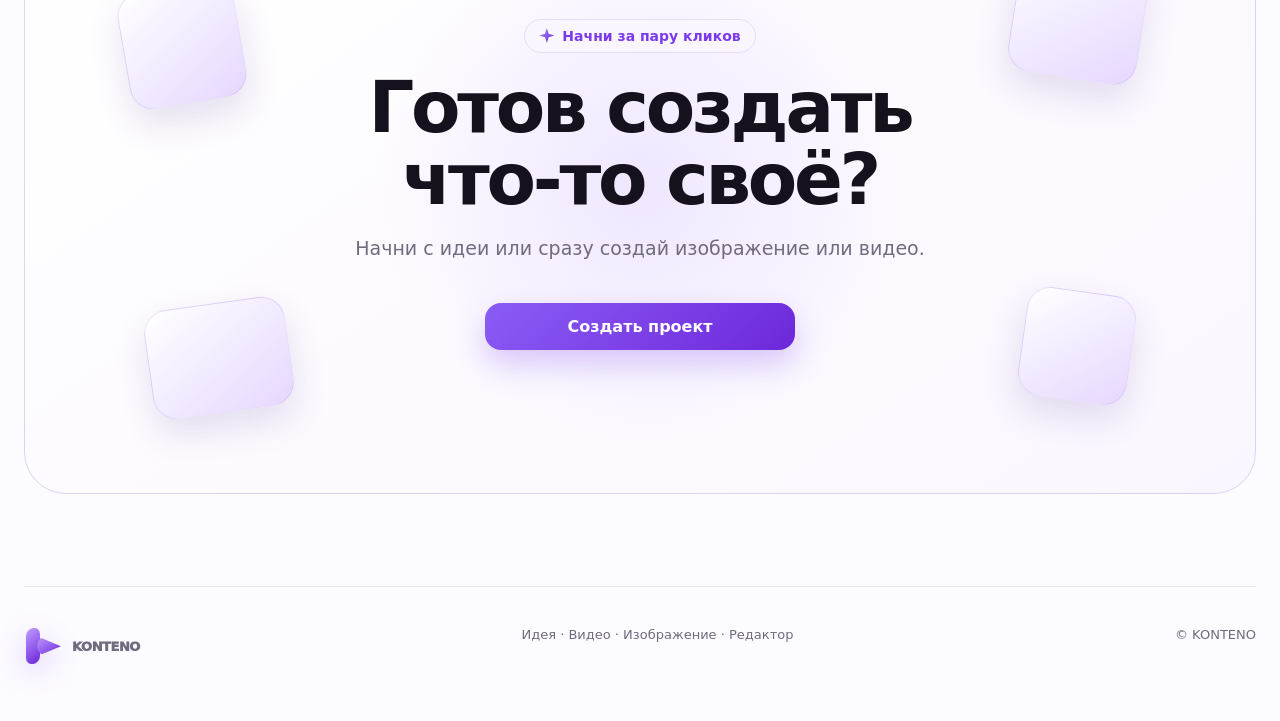
<file: codex-references/FULL_SITE_BLUEPRINT.html>
<!doctype html>
<html lang="ru">
<head>
<meta charset="utf-8">
<meta name="viewport" content="width=device-width,initial-scale=1">
<title>KONTENO — Full Site Design Blueprint</title>
<style>
:root{
  --bg:#fcfbff;--white:#fff;--ink:#15111d;--muted:#716b7e;--line:#e9e4f2;
  --purple:#7c3aed;--deep:#6d28d9;--lav:#a78bfa;--soft:#f7f3ff;--soft2:#f1eaff;
  --green:#16a34a;--red:#dc2626;--amber:#d97706;
  --shadow:0 22px 60px rgba(79,46,133,.10);--shadow2:0 10px 30px rgba(79,46,133,.08);
  --r:24px;--r2:32px;
}
*{box-sizing:border-box}html{scroll-behavior:smooth}body{margin:0;background:linear-gradient(180deg,#fff 0,#fcfbff 100%);color:var(--ink);font-family:Inter,ui-sans-serif,system-ui,-apple-system,BlinkMacSystemFont,"Segoe UI",sans-serif}.hide{display:none!important}
button,input,textarea,select{font:inherit}.bpbar{position:sticky;top:0;z-index:100;background:rgba(255,255,255,.86);backdrop-filter:blur(18px);border-bottom:1px solid var(--line);padding:10px 18px;display:flex;gap:8px;overflow:auto}.bpbar button{white-space:nowrap;border:1px solid var(--line);background:#fff;color:#665f73;border-radius:999px;padding:9px 13px;cursor:pointer;font-weight:700;font-size:12px}.bpbar button.active{background:var(--soft2);border-color:#d6c8f7;color:var(--purple)}
.screen{display:none;min-height:calc(100vh - 55px)}.screen.active{display:block}.wrap{width:min(1360px,calc(100% - 48px));margin:auto}.section{padding:92px 0}.eyebrow{display:inline-flex;align-items:center;gap:8px;border:1px solid #e7ddfb;background:rgba(250,247,255,.9);color:var(--purple);font-weight:800;padding:8px 14px;border-radius:999px;font-size:14px}.spark{width:15px;height:15px;display:inline-block;background:linear-gradient(135deg,var(--lav),var(--deep));clip-path:polygon(50% 0,62% 38%,100% 50%,62% 62%,50% 100%,38% 62%,0 50%,38% 38%)}h1,h2,h3,p{margin-top:0}h1{font-size:clamp(48px,6.2vw,88px);line-height:.96;letter-spacing:-.055em;margin-bottom:22px}h2{font-size:clamp(38px,4vw,60px);line-height:1;letter-spacing:-.045em;margin:18px 0}h3{letter-spacing:-.025em}.lead{font-size:19px;line-height:1.65;color:var(--muted)}.center{text-align:center}.grad{background:linear-gradient(135deg,var(--purple),#a855f7);-webkit-background-clip:text;color:transparent}.btn{border:0;border-radius:16px;padding:14px 20px;font-weight:850;cursor:pointer}.btn.primary{color:#fff;background:linear-gradient(135deg,#8b5cf6,var(--deep));box-shadow:0 14px 30px rgba(124,58,237,.25)}.btn.ghost{color:var(--purple);background:#fff;border:1px solid #ddd1f6}.pill{border:1px solid #e7dff4;background:#fff;border-radius:999px;padding:8px 12px;font-size:13px;font-weight:750;color:#635c6f}.card{background:rgba(255,255,255,.92);border:1px solid var(--line);border-radius:var(--r);box-shadow:var(--shadow2)}
.logo{display:flex;align-items:center;gap:10px;font-weight:950;letter-spacing:-.035em}.logoMark{width:38px;height:38px;position:relative;filter:drop-shadow(0 8px 14px rgba(124,58,237,.22))}.logoMark:before,.logoMark:after{content:"";position:absolute;border-radius:10px;background:linear-gradient(145deg,#bd9bff,#6d28d9)}.logoMark:before{left:2px;top:1px;width:14px;height:36px;transform:skewY(-9deg)}.logoMark:after{right:1px;top:9px;width:24px;height:20px;clip-path:polygon(0 0,100% 50%,0 100%)}
/* LANDING */
.siteHeader{height:76px;display:flex;align-items:center;justify-content:space-between;border-bottom:1px solid rgba(233,228,242,.75);background:rgba(255,255,255,.8);backdrop-filter:blur(18px);padding:0 34px}.siteHeader nav{display:flex;gap:28px;font-size:14px;font-weight:700;color:#675f72}.headerActions{display:flex;gap:10px;align-items:center}.hero{padding:74px 0 84px}.heroGrid{display:grid;grid-template-columns:1.02fr .98fr;gap:52px;align-items:center}.heroActions{display:flex;gap:12px;margin-top:28px}.heroVisual{min-height:520px;position:relative;border-radius:40px;border:1px solid #e8dcff;background:radial-gradient(circle at 53% 42%,rgba(196,164,255,.55),transparent 27%),linear-gradient(145deg,#fff 0,#f7f0ff 48%,#fff 100%);box-shadow:0 35px 90px rgba(100,70,150,.12);overflow:hidden}.orb{position:absolute;border-radius:50%;filter:blur(.2px);background:linear-gradient(145deg,rgba(255,255,255,.94),rgba(166,119,255,.32));box-shadow:inset -10px -12px 24px rgba(125,77,220,.15),0 20px 40px rgba(119,73,211,.13)}.orb.a{width:168px;height:168px;top:68px;left:64px}.orb.b{width:104px;height:104px;right:78px;bottom:66px}.studioMock{position:absolute;left:50%;top:52%;transform:translate(-50%,-50%);width:68%;background:rgba(255,255,255,.88);border:1px solid rgba(155,113,235,.24);border-radius:28px;box-shadow:0 28px 64px rgba(75,44,126,.18);padding:20px;backdrop-filter:blur(16px)}.mockTop{display:flex;justify-content:space-between;align-items:center;margin-bottom:14px}.dots{display:flex;gap:5px}.dots i{width:7px;height:7px;border-radius:50%;background:#d6c8ef}.mockPrompt{border:1px solid #ebe4f6;background:#fff;border-radius:16px;padding:16px;color:#736b7d;min-height:74px}.mockRow{display:flex;gap:8px;margin-top:12px}.mockPreview{height:172px;margin-top:14px;border-radius:18px;background:linear-gradient(145deg,#d8c6ff,#8b5cf6);position:relative;overflow:hidden}.mockPreview:before{content:"";position:absolute;inset:auto -10% 0 -10%;height:68%;background:linear-gradient(145deg,transparent 0 28%,rgba(63,30,116,.35) 29% 45%,transparent 46%),linear-gradient(35deg,rgba(58,29,102,.45),rgba(193,161,255,.2));clip-path:polygon(0 100%,20% 45%,35% 70%,53% 25%,70% 72%,86% 40%,100% 100%)}
.capGrid{display:grid;grid-template-columns:repeat(4,1fr);gap:18px;margin-top:44px}.cap{padding:18px;min-height:340px}.capArt{height:205px;border-radius:20px;background:linear-gradient(145deg,#faf7ff,#eee5ff);display:grid;place-items:center;overflow:hidden;position:relative}.capArt svg{width:112px;height:112px;filter:drop-shadow(0 18px 22px rgba(92,51,157,.18))}.cap h3{font-size:21px;margin:18px 0 6px}.cap p{font-size:14px;color:var(--muted);line-height:1.55}
.aiGrid{display:grid;grid-template-columns:repeat(3,1fr);gap:24px;margin-top:44px}.choice{padding:26px;text-align:center;min-height:390px;display:flex;flex-direction:column;justify-content:space-between}.choice.reco{border-color:#ad81ff;box-shadow:0 20px 54px rgba(124,58,237,.15);background:linear-gradient(180deg,#fff,#fbf7ff)}.choiceArt{height:150px;display:grid;place-items:center}.choiceArt .shape{width:104px;height:104px;border-radius:28px;transform:rotate(-8deg);background:linear-gradient(145deg,#fff,#dfceff);box-shadow:inset -10px -10px 24px rgba(123,68,223,.16),0 18px 28px rgba(98,56,164,.13)}.choice h3{font-size:30px;margin:4px 0 6px}.choice p{color:var(--muted)}.benefit{display:flex;gap:10px;align-items:center;padding-top:20px;border-top:1px solid var(--line);text-align:left;color:#655f70;font-size:14px}
.flow{display:grid;grid-template-columns:repeat(4,1fr);gap:24px;margin-top:44px;position:relative}.stepCard{padding:22px;min-height:390px;position:relative}.stepCard.active{border-color:#9f6cff;box-shadow:0 18px 50px rgba(124,58,237,.13)}.stepNum{width:44px;height:44px;border-radius:50%;display:grid;place-items:center;background:var(--soft2);color:var(--purple);font-weight:900}.stepCard.active .stepNum{color:#fff;background:linear-gradient(145deg,#9b6bff,#6d28d9)}.stepMeta{display:flex;align-items:center;gap:14px}.stepArt{height:215px;margin-top:22px;border-radius:22px;background:linear-gradient(145deg,#fbf9ff,#eee6ff);position:relative;overflow:hidden}.bulb{position:absolute;width:74px;height:74px;border-radius:50%;background:radial-gradient(circle at 35% 30%,#fff9d5,#ffcc45 45%,#ef9e16 100%);left:50%;top:48%;transform:translate(-50%,-50%);box-shadow:0 16px 28px rgba(230,164,34,.25)}.bulb:after{content:"";position:absolute;left:27px;bottom:-27px;width:22px;height:32px;border-radius:7px;background:linear-gradient(#7c5b78,#40364a)}.miniWindow{position:absolute;inset:28px;border-radius:18px;background:#fff;border:1px solid #e8ddf7;box-shadow:0 14px 25px rgba(70,40,115,.10)}.miniWindow .movie{position:absolute;left:28px;right:28px;top:32px;height:102px;border-radius:14px;background:linear-gradient(145deg,#d9c7ff,#8b5cf6)}.miniWindow .movie:after{content:"▶";color:#fff;position:absolute;left:50%;top:50%;transform:translate(-50%,-50%);font-size:27px}.beforeAfter{position:absolute;inset:30px;border-radius:16px;overflow:hidden;background:linear-gradient(90deg,#e5e4e8 0 50%,#8b5cf6 50%)}.beforeAfter:after{content:"↔";position:absolute;left:50%;top:50%;transform:translate(-50%,-50%);width:42px;height:42px;border-radius:50%;display:grid;place-items:center;background:white;color:var(--purple);box-shadow:0 6px 16px rgba(59,37,92,.16)}.downloadArt{position:absolute;inset:38px;border-radius:18px;background:linear-gradient(145deg,#fff,#f3edff);border:1px solid #e8ddf8}.downloadArt:before{content:"↓";position:absolute;left:50%;top:50%;transform:translate(-50%,-50%);width:68px;height:68px;border-radius:18px;display:grid;place-items:center;color:#fff;font-size:38px;background:linear-gradient(145deg,#9b6bff,#6d28d9);box-shadow:0 14px 24px rgba(124,58,237,.26)}.benefitBar{margin:46px auto 0;padding:20px 28px;display:grid;grid-template-columns:repeat(3,1fr);gap:18px;max-width:920px}.benefitBar div{display:flex;gap:12px;align-items:center}.benefitBar b{display:block}.benefitBar span{font-size:12px;color:var(--muted)}
.formatGrid{display:grid;grid-template-columns:repeat(3,1fr);gap:28px;margin-top:44px}.formatCard{overflow:hidden}.formatArt{height:410px;background:linear-gradient(145deg,#f8f4ff,#e8ddff);display:grid;place-items:center;position:relative}.phone{width:150px;height:300px;border:6px solid #3e3350;border-radius:34px;background:linear-gradient(#c9b6ff,#7b5cbd);box-shadow:0 24px 46px rgba(74,44,122,.18)}.squareMedia{width:270px;height:270px;border-radius:28px;border:3px solid #b18bf5;background:linear-gradient(145deg,#fff,#dccaff);box-shadow:0 24px 46px rgba(74,44,122,.15)}.wideMedia{width:340px;height:208px;border-radius:22px;background:linear-gradient(145deg,#cab7ff,#6c4aa7);box-shadow:0 24px 46px rgba(74,44,122,.18);position:relative}.formatMeta{padding:22px 26px;display:flex;align-items:center;gap:15px}.formatMeta strong{font-size:22px;display:block}.formatMeta span{color:var(--muted);font-size:14px}.iconRound{width:46px;height:46px;border-radius:50%;display:grid;place-items:center;background:var(--soft2);color:var(--purple)}
.showGrid{display:grid;grid-template-columns:1.2fr .8fr .9fr;grid-template-rows:220px 220px;gap:18px;margin-top:42px}.show{border-radius:26px;overflow:hidden;background:linear-gradient(145deg,#d8c8ff,#6f4aae);box-shadow:var(--shadow2);position:relative}.show:nth-child(1){grid-row:1/3}.show:nth-child(4){grid-column:2/4}.show:after{content:"KONTENO";position:absolute;left:18px;bottom:16px;color:rgba(255,255,255,.86);font-weight:900;letter-spacing:.1em;font-size:11px}.walletHero{display:grid;grid-template-columns:1fr 1fr;gap:34px;align-items:center;padding:38px;margin-top:40px;background:linear-gradient(145deg,#fff,#f8f3ff)}.walletVisual{min-height:300px;border-radius:28px;background:radial-gradient(circle at 40% 35%,rgba(183,144,255,.5),transparent 28%),linear-gradient(145deg,#f8f3ff,#ebe0ff);display:grid;place-items:center}.energyCard{width:300px;border-radius:26px;padding:26px;background:rgba(255,255,255,.85);border:1px solid rgba(151,111,225,.22);box-shadow:0 24px 50px rgba(78,45,132,.16)}.energyCard small{color:var(--muted)}.energyCard strong{display:block;font-size:38px;margin-top:8px}.toolChips{display:flex;gap:8px;flex-wrap:wrap;margin-top:20px}.faqGrid{display:grid;grid-template-columns:1fr 1fr;gap:14px;margin-top:34px}.faq{padding:18px 20px}.ctaBox{min-height:620px;border:1px solid #dfd3f4;border-radius:42px;background:radial-gradient(circle at 50% 50%,rgba(215,192,255,.34),transparent 38%),linear-gradient(145deg,#fff,#faf6ff);display:grid;place-items:center;text-align:center;position:relative;overflow:hidden}.ctaBox h2{font-size:72px;max-width:800px}.float{position:absolute;border-radius:24px;background:linear-gradient(145deg,#fff,#e6d7ff);border:1px solid rgba(153,112,228,.18);box-shadow:0 16px 34px rgba(85,50,143,.14)}.float.f1{width:118px;height:118px;left:8%;top:18%;transform:rotate(-10deg)}.float.f2{width:130px;height:130px;right:9%;top:12%;transform:rotate(9deg)}.float.f3{width:142px;height:110px;left:10%;bottom:13%;transform:rotate(-8deg)}.float.f4{width:110px;height:110px;right:10%;bottom:15%;transform:rotate(8deg)}.footer{padding:40px 0 56px;border-top:1px solid var(--line);display:flex;justify-content:space-between;gap:20px;color:var(--muted);font-size:13px}
/* APP */
.appShell{min-height:calc(100vh - 55px);background:#faf9fd}.appHeader{height:74px;padding:0 28px;display:grid;grid-template-columns:1fr auto 1fr;align-items:center;background:rgba(255,255,255,.94);border-bottom:1px solid var(--line);position:sticky;top:55px;z-index:50}.appNav{display:flex;gap:8px}.appNav button{border:0;background:transparent;color:#706a79;border-radius:12px;padding:10px 14px;font-weight:750}.appNav button.on{background:var(--soft2);color:var(--purple)}.appRight{display:flex;justify-content:flex-end;align-items:center;gap:10px}.smallIcon{width:40px;height:40px;border:1px solid var(--line);border-radius:13px;background:#fff;display:grid;place-items:center}.energyPill{border:1px solid #ded2f7;background:#fff;border-radius:14px;padding:10px 13px;font-weight:900;color:#31283e}.avatar{width:40px;height:40px;border-radius:50%;background:linear-gradient(145deg,#bd9cff,#6d28d9)}.appMain{width:min(1320px,calc(100% - 48px));margin:auto;padding:42px 0 80px}.pageTop{display:flex;justify-content:space-between;gap:20px;align-items:end;margin-bottom:28px}.pageTop h1{font-size:44px;margin:0}.pageTop p{color:var(--muted);margin:7px 0 0}.universal{padding:28px;background:linear-gradient(145deg,#fff,#faf7ff);display:grid;grid-template-columns:1fr auto;gap:16px}.universal textarea{border:0;resize:none;outline:0;background:transparent;min-height:72px;font-size:18px}.quickGrid{display:grid;grid-template-columns:repeat(4,1fr);gap:16px;margin-top:24px}.quick{padding:18px}.quickArt{height:140px;border-radius:18px;background:linear-gradient(145deg,#fbf8ff,#ece3ff);display:grid;place-items:center}.quickArt svg{width:58px;height:58px;color:var(--purple)}.quick h3{margin:15px 0 4px}.quick p{color:var(--muted);font-size:13px}.sectionTitle{font-size:24px;margin:34px 0 14px}.recentGrid{display:grid;grid-template-columns:repeat(3,1fr);gap:16px}.project{overflow:hidden}.projectThumb{height:190px;background:linear-gradient(145deg,#cbb7ff,#7b5bb8)}.projectBody{padding:16px}.projectBody small{color:var(--muted)}
.workspace{display:grid;grid-template-columns:400px 1fr;gap:22px;align-items:start}.controlPanel{padding:22px;position:sticky;top:148px}.field{margin-bottom:18px}.field label{display:block;font-weight:850;font-size:13px;margin-bottom:8px}.input,.textarea,.select{width:100%;border:1px solid var(--line);border-radius:15px;background:#fff;padding:13px 14px;color:var(--ink)}.textarea{min-height:110px;resize:vertical}.chipRow{display:flex;gap:8px;flex-wrap:wrap}.chip{border:1px solid var(--line);background:#fff;border-radius:999px;padding:8px 11px;color:#665f70;font-size:12px;font-weight:750}.chip.on{background:var(--soft2);border-color:#d8c9f7;color:var(--purple)}.uploadZone{min-height:160px;border:1.5px dashed #cfbdf2;border-radius:18px;background:#fbf9ff;display:grid;place-items:center;text-align:center;color:var(--muted);padding:18px}.quality{display:grid;grid-template-columns:repeat(3,1fr);gap:8px}.q{border:1px solid var(--line);border-radius:14px;padding:11px 8px;text-align:center;font-size:11px;background:#fff}.q b{display:block;font-size:12px}.q.on{background:var(--soft2);border-color:#ae83f5;color:var(--purple)}.costRow{display:flex;justify-content:space-between;align-items:center;background:#faf7ff;border-radius:15px;padding:13px 14px;margin:16px 0}.costRow span{color:var(--muted);font-size:12px}.costRow strong{font-size:20px}.canvas{min-height:650px;padding:20px;display:grid;place-items:center;position:relative;background:linear-gradient(145deg,#fff,#faf8ff)}.emptyArt{text-align:center;max-width:420px}.emptyGlyph{width:120px;height:120px;border-radius:32px;margin:0 auto 20px;background:linear-gradient(145deg,#fff,#dac7ff);box-shadow:inset -12px -12px 26px rgba(124,58,237,.14),0 18px 34px rgba(83,48,141,.12)}.emptyArt p{color:var(--muted);line-height:1.55}.resultImage{width:min(78%,720px);aspect-ratio:1/1;border-radius:28px;background:linear-gradient(145deg,#cfbaff,#664495);box-shadow:0 26px 60px rgba(69,43,111,.18)}.resultVideo{width:min(88%,850px);aspect-ratio:16/9;border-radius:28px;background:linear-gradient(145deg,#cab7ff,#5a3b8e);box-shadow:0 26px 60px rgba(69,43,111,.18);position:relative}.play{position:absolute;left:50%;top:50%;transform:translate(-50%,-50%);width:74px;height:74px;border-radius:50%;display:grid;place-items:center;background:rgba(255,255,255,.86);color:var(--purple);font-size:26px}.toolbar{position:absolute;left:50%;bottom:22px;transform:translateX(-50%);display:flex;gap:8px;padding:8px;background:rgba(255,255,255,.9);border:1px solid var(--line);border-radius:16px;box-shadow:var(--shadow2)}.toolbar button{border:0;background:#fff;border-radius:11px;padding:9px 11px;font-size:12px;font-weight:750;color:#5f5869}.ideaComposer{padding:24px}.ideaComposer textarea{width:100%;border:0;outline:0;resize:none;min-height:120px;font-size:18px}.ideaResult{display:grid;gap:14px;margin-top:22px}.ideaCard{padding:22px}.ideaCard h3{font-size:22px;margin-bottom:8px}.ideaCard p{color:var(--muted);line-height:1.55}.ideaActions{display:flex;gap:8px;flex-wrap:wrap;margin-top:16px}.seg{display:flex;padding:5px;background:#f2ecff;border-radius:14px;margin-bottom:16px}.seg button{flex:1;border:0;border-radius:10px;padding:10px;background:transparent;color:#6e6678;font-weight:750}.seg button.on{background:#fff;color:var(--purple);box-shadow:0 4px 12px rgba(72,45,113,.08)}
.editorGrid{display:grid;grid-template-columns:1fr 320px;gap:20px}.editorCanvas{min-height:650px;display:grid;place-items:center;padding:26px;position:relative}.split{width:min(90%,820px);aspect-ratio:16/10;border-radius:28px;overflow:hidden;position:relative;background:linear-gradient(90deg,#dddde5 0 50%,#7a53bd 50%)}.split:after{content:"↔";position:absolute;left:50%;top:50%;transform:translate(-50%,-50%);width:54px;height:54px;border-radius:50%;background:white;display:grid;place-items:center;color:var(--purple);box-shadow:0 8px 20px rgba(54,34,84,.18)}.editorSide{padding:20px}.toolList{display:grid;gap:9px}.toolBtn{border:1px solid var(--line);background:#fff;border-radius:14px;padding:13px;text-align:left;font-weight:750;color:#5f5869}.toolBtn.on{background:var(--soft2);border-color:#d3c2f5;color:var(--purple)}
.filters{display:flex;gap:8px;flex-wrap:wrap}.projectsGrid{display:grid;grid-template-columns:repeat(4,1fr);gap:16px;margin-top:20px}.projectTile{overflow:hidden}.projectTile .projectThumb{height:170px}.projectTile .projectBody{display:flex;justify-content:space-between;gap:8px;align-items:start}.status{font-size:11px;padding:5px 7px;border-radius:999px;background:#eef9f1;color:#1c7b3a;font-weight:800}
.purchaseTop{display:grid;grid-template-columns:1fr auto;gap:20px;align-items:end}.balanceCard{padding:18px 22px;min-width:240px}.balanceCard small{color:var(--muted)}.balanceCard strong{display:block;font-size:30px;margin-top:4px}.packGrid{display:grid;grid-template-columns:repeat(4,1fr);gap:14px;margin:28px 0}.pack{padding:20px;position:relative;cursor:pointer}.pack.on{border-color:#a975ff;box-shadow:0 18px 44px rgba(124,58,237,.14);background:linear-gradient(180deg,#fff,#fbf7ff)}.pack .rub{color:var(--muted);font-size:13px}.pack .energy{font-size:28px;font-weight:950;margin:8px 0 2px}.bonus{color:var(--purple);font-size:12px;font-weight:850}.recoTag{position:absolute;right:12px;top:12px;background:var(--soft2);color:var(--purple);border-radius:999px;padding:6px 9px;font-size:10px;font-weight:900}.checkoutGrid{display:grid;grid-template-columns:1.15fr .85fr;gap:20px}.paymentCard,.summaryCard{padding:22px}.summaryLine{display:flex;justify-content:space-between;padding:11px 0;border-bottom:1px solid var(--line);color:#625b6d}.summaryLine.total{border:0;font-weight:900;font-size:18px;color:var(--ink)}.demoNote{background:#fff8e8;color:#8d5c09;border:1px solid #f3dfb0;border-radius:14px;padding:12px 14px;font-size:12px;margin-bottom:14px}
.settingsGrid{display:grid;grid-template-columns:260px 1fr;gap:20px}.settingsNav{padding:12px;height:max-content}.settingsNav button{width:100%;border:0;background:transparent;text-align:left;padding:12px;border-radius:12px;color:#696271;font-weight:750}.settingsNav button.on{background:var(--soft2);color:var(--purple)}.settingsContent{padding:24px}.settingRow{display:flex;justify-content:space-between;gap:20px;align-items:center;padding:18px 0;border-bottom:1px solid var(--line)}.settingRow p{color:var(--muted);font-size:13px;margin:4px 0 0}.toggle{width:48px;height:28px;border-radius:999px;background:#d9cfeb;padding:3px}.toggle:after{content:"";display:block;width:22px;height:22px;border-radius:50%;background:#fff;box-shadow:0 3px 8px rgba(50,34,70,.2)}.toggle.on{background:var(--purple)}.toggle.on:after{margin-left:20px}.authShell{min-height:calc(100vh - 55px);display:grid;grid-template-columns:1fr 1fr}.authArt{display:grid;place-items:center;padding:60px;background:radial-gradient(circle at 50% 40%,rgba(202,174,255,.55),transparent 28%),linear-gradient(145deg,#fff,#f5eeff)}.authArt .authOrb{width:340px;height:340px;border-radius:50%;background:linear-gradient(145deg,#fff,#d8c2ff);box-shadow:inset -30px -30px 60px rgba(116,68,204,.15),0 34px 70px rgba(83,49,139,.14)}.authPane{display:grid;place-items:center;padding:40px}.authCard{width:min(440px,100%);padding:30px}.authCard h1{font-size:42px}.authCard .field{margin-top:14px}
.modalDemo{min-height:720px;display:grid;place-items:center;background:rgba(33,22,47,.18)}.modalCard{width:min(500px,92%);padding:26px}.need{display:grid;grid-template-columns:1fr 1fr;gap:12px;margin:18px 0}.need div{padding:14px;border-radius:16px;background:#faf7ff}.need small{color:var(--muted);display:block}.need strong{font-size:20px}
.mobileNav{display:none}
@media(max-width:1050px){.heroGrid,.walletHero,.workspace,.editorGrid,.checkoutGrid{grid-template-columns:1fr}.capGrid{grid-template-columns:repeat(2,1fr)}.flow{grid-template-columns:repeat(2,1fr)}.formatGrid{grid-template-columns:1fr}.formatArt{height:330px}.quickGrid{grid-template-columns:repeat(2,1fr)}.projectsGrid{grid-template-columns:repeat(2,1fr)}.controlPanel{position:static}.appHeader{grid-template-columns:1fr auto}.appNav{display:none}.appRight{grid-column:2}.settingsGrid{grid-template-columns:1fr}.settingsNav{display:flex;overflow:auto}.settingsNav button{width:auto;white-space:nowrap}.authShell{grid-template-columns:1fr}.authArt{display:none}}
@media(max-width:700px){.wrap,.appMain{width:min(100% - 28px,1360px)}.siteHeader{padding:0 16px}.siteHeader nav{display:none}.siteHeader .ghost{display:none}.hero{padding-top:44px}.heroVisual{min-height:400px}.studioMock{width:86%}.capGrid,.aiGrid,.flow,.benefitBar,.faqGrid,.recentGrid,.projectsGrid{grid-template-columns:1fr}.section{padding:64px 0}.showGrid{grid-template-columns:1fr 1fr;grid-template-rows:180px 180px 180px}.show:nth-child(1){grid-row:1/3}.show:nth-child(4){grid-column:1/3}.ctaBox{min-height:520px;padding:40px 18px}.ctaBox h2{font-size:46px}.float{opacity:.7;transform:scale(.72)!important}.appHeader{top:55px;height:64px;padding:0 14px}.appRight .smallIcon:nth-child(-n+2){display:none}.energyPill{font-size:12px;padding:9px}.appMain{padding-top:24px;padding-bottom:96px}.pageTop{align-items:start;flex-direction:column}.pageTop h1{font-size:34px}.universal{grid-template-columns:1fr}.quickGrid{grid-template-columns:1fr 1fr}.workspace{gap:14px}.canvas,.editorCanvas{min-height:470px}.controlPanel{order:2}.canvas{order:1}.quality{grid-template-columns:1fr}.packGrid{display:flex;overflow:auto;scroll-snap-type:x mandatory;padding-bottom:8px}.pack{min-width:82%;scroll-snap-align:start}.purchaseTop{grid-template-columns:1fr}.balanceCard{min-width:0}.mobileNav{position:fixed;bottom:0;left:0;right:0;z-index:90;display:grid;grid-template-columns:repeat(4,1fr);background:rgba(255,255,255,.96);border-top:1px solid var(--line);padding:8px 8px calc(8px + env(safe-area-inset-bottom));backdrop-filter:blur(18px)}.mobileNav button{border:0;background:transparent;color:#716a7b;font-size:10px;padding:6px}.mobileNav button.on{color:var(--purple);font-weight:850}.authPane{padding:20px}.authCard{padding:24px}.authCard h1{font-size:34px}.footer{flex-direction:column}.bpbar{padding-left:10px}}
</style>
</head>
<body>
<div class="bpbar" id="bpbar">
  <button data-to="landing" class="active">Landing</button><button data-to="dashboard">Dashboard</button><button data-to="idea">Идея</button><button data-to="image">Изображение</button><button data-to="video">Видео</button><button data-to="editor">Редактор</button><button data-to="projects">Проекты</button><button data-to="energy">Энергия</button><button data-to="settings">Профиль</button><button data-to="auth">Auth</button><button data-to="states">Состояния</button>
</div>

<section class="screen active" id="landing">
<header class="siteHeader"><div class="logo"><span class="logoMark"></span>KONTENO</div><nav><span>Возможности</span><span>Как это работает</span><span>Примеры</span><span>Энергия</span></nav><div class="headerActions"><button class="btn ghost">Войти</button><button class="btn primary">Создать проект</button></div></header>
<div class="wrap hero"><div class="heroGrid"><div><span class="eyebrow"><i class="spark"></i>AI для контента без сложности</span><h1>Создавай контент <span class="grad">в одном месте.</span></h1><p class="lead">От идеи до готового видео или изображения. KONTENO подбирает подходящий AI и оставляет тебе только понятные решения.</p><div class="heroActions"><button class="btn primary">Создать проект</button><button class="btn ghost">Посмотреть возможности</button></div></div><div class="heroVisual"><span class="orb a"></span><span class="orb b"></span><div class="studioMock"><div class="mockTop"><b>Что хочешь создать?</b><span class="dots"><i></i><i></i><i></i></span></div><div class="mockPrompt">Оживи фото: мягкое движение камеры, естественная улыбка, вертикальный формат…</div><div class="mockRow"><span class="pill">Фото → видео</span><span class="pill">9:16</span><span class="pill">Оптимально</span></div><div class="mockPreview"></div></div></div></div></div>

<div class="section"><div class="wrap"><div class="center"><span class="eyebrow"><i class="spark"></i>Всё для создания</span><h2>Что можно сделать в KONTENO</h2><p class="lead">Четыре понятных пространства — одна визуальная система.</p></div><div class="capGrid">
<div class="card cap"><div class="capArt"><svg viewBox="0 0 100 100" fill="none"><path d="M36 14h32a14 14 0 0 1 14 14v34a14 14 0 0 1-14 14H45L25 88l5-16a14 14 0 0 1-8-12V28a14 14 0 0 1 14-14Z" fill="#fff" stroke="#9b72ea" stroke-width="3"/><circle cx="39" cy="44" r="4" fill="#7c3aed"/><circle cx="52" cy="44" r="4" fill="#9f7aea"/><circle cx="65" cy="44" r="4" fill="#c4b5fd"/></svg></div><h3>Идея</h3><p>Преврати мысль в хук, концепцию и структуру контента.</p></div>
<div class="card cap"><div class="capArt"><svg viewBox="0 0 100 100" fill="none"><rect x="16" y="18" width="68" height="64" rx="16" fill="#fff" stroke="#9b72ea" stroke-width="3"/><circle cx="38" cy="39" r="8" fill="#d8c3ff"/><path d="m24 69 18-18 12 12 9-9 13 15" stroke="#7c3aed" stroke-width="6" stroke-linecap="round" stroke-linejoin="round"/></svg></div><h3>Изображение</h3><p>Создавай визуалы, персонажей и креативы из текста и референсов.</p></div>
<div class="card cap"><div class="capArt"><svg viewBox="0 0 100 100" fill="none"><rect x="15" y="19" width="70" height="62" rx="16" fill="#fff" stroke="#9b72ea" stroke-width="3"/><path d="m44 37 22 13-22 13V37Z" fill="#7c3aed"/></svg></div><h3>Видео</h3><p>Текст → видео и фото → видео для вертикальных и горизонтальных форматов.</p></div>
<div class="card cap"><div class="capArt"><svg viewBox="0 0 100 100" fill="none"><path d="M20 34h60M20 66h60" stroke="#8b5cf6" stroke-width="7" stroke-linecap="round"/><circle cx="42" cy="34" r="10" fill="#fff" stroke="#7c3aed" stroke-width="4"/><circle cx="64" cy="66" r="10" fill="#fff" stroke="#7c3aed" stroke-width="4"/></svg></div><h3>Редактор</h3><p>Дорабатывай результат словами и понятными инструментами.</p></div>
</div></div></div>

<div class="section"><div class="wrap"><div class="center"><span class="eyebrow"><i class="spark"></i>Лучшие AI инструменты по лучшей цене</span><h2>Не нужно <span class="grad">выбирать</span> нейросеть</h2><p class="lead">Выбери, что хочешь получить. KONTENO сам подберёт подходящий AI.</p></div><div class="aiGrid"><div class="card choice"><div><div class="choiceArt"><span class="shape"></span></div><h3>Выгодно</h3><p>Дешевле</p></div><div class="benefit"><span class="iconRound">⌁</span>Оптимальная цена для любых задач</div></div><div class="card choice reco"><span class="recoTag">Рекомендуем</span><div><div class="choiceArt"><span class="shape" style="transform:rotate(5deg)"></span></div><h3>Оптимально</h3><p>Цена + качество</p></div><div class="benefit"><span class="iconRound">✓</span>Лучший баланс цены и качества</div></div><div class="card choice"><div><div class="choiceArt"><span class="shape" style="border-radius:50%"></span></div><h3>Максимум</h3><p>Лучшее качество</p></div><div class="benefit"><span class="iconRound">✦</span>Премиальное качество для идеального результата</div></div></div></div></div>

<div class="section"><div class="wrap"><div class="center"><span class="eyebrow"><i class="spark"></i>Простой путь от идеи до результата</span><h2>Всё в одном месте</h2><p class="lead">От идеи до готового контента — в одном понятном процессе.</p></div><div class="flow"><div class="card stepCard"><div class="stepMeta"><span class="stepNum">1</span><div><b>Идея</b><br><small>Придумай</small></div></div><div class="stepArt"><span class="bulb"></span></div></div><div class="card stepCard active"><div class="stepMeta"><span class="stepNum">2</span><div><b>Создание</b><br><small>Создай</small></div></div><div class="stepArt"><div class="miniWindow"><div class="movie"></div></div></div></div><div class="card stepCard"><div class="stepMeta"><span class="stepNum">3</span><div><b>Редактор</b><br><small>Доработай</small></div></div><div class="stepArt"><div class="beforeAfter"></div></div></div><div class="card stepCard"><div class="stepMeta"><span class="stepNum">4</span><div><b>Готово</b><br><small>Скачай</small></div></div><div class="stepArt"><div class="downloadArt"></div></div></div></div><div class="card benefitBar"><div><span class="iconRound">↯</span><div><b>Быстро</b><span>AI берёт на себя рутину</span></div></div><div><span class="iconRound">◎</span><div><b>Понятно</b><span>Каждый шаг под рукой</span></div></div><div><span class="iconRound">◇</span><div><b>Надёжно</b><span>Проекты под защитой</span></div></div></div></div></div>

<div class="section"><div class="wrap"><div class="center"><span class="eyebrow"><i class="spark"></i>Форматы для всех площадок</span><h2>Под любой формат</h2><p class="lead">Создавай контент для TikTok, Instagram, YouTube и постов в одном стиле.</p></div><div class="formatGrid"><div class="card formatCard"><div class="formatArt"><div class="phone"></div></div><div class="formatMeta"><span class="iconRound">▯</span><div><strong>9:16</strong><span>TikTok · Reels · Shorts</span></div></div></div><div class="card formatCard"><div class="formatArt"><div class="squareMedia"></div></div><div class="formatMeta"><span class="iconRound">□</span><div><strong>1:1</strong><span>Публикации</span></div></div></div><div class="card formatCard"><div class="formatArt"><div class="wideMedia"><span class="play">▶</span></div></div><div class="formatMeta"><span class="iconRound">▷</span><div><strong>16:9</strong><span>YouTube</span></div></div></div></div></div></div>

<div class="section"><div class="wrap"><div class="center"><span class="eyebrow"><i class="spark"></i>Создано в KONTENO</span><h2>От идеи до визуала</h2></div><div class="showGrid"><div class="show"></div><div class="show"></div><div class="show"></div><div class="show"></div></div></div></div>

<div class="section"><div class="wrap"><div class="center"><span class="eyebrow"><i class="spark"></i>Одна система</span><h2>Один баланс для всего</h2><p class="lead">Пополняй Энергию один раз и используй её во всех инструментах KONTENO.</p></div><div class="card walletHero"><div><h3 style="font-size:34px">Твоя Энергия работает везде</h3><p class="lead">Идеи, изображения, видео и редактор используют единый баланс. Никаких отдельных кошельков.</p><div class="toolChips"><span class="pill">Идея</span><span class="pill">Видео</span><span class="pill">Изображение</span><span class="pill">Редактор</span></div></div><div class="walletVisual"><div class="energyCard"><small>Баланс</small><strong>38 000 ⚡</strong><button class="btn primary" style="width:100%;margin-top:18px">Пополнить энергию</button></div></div></div></div></div>

<div class="section"><div class="wrap"><div class="center"><h2>Вопросы без сложности</h2></div><div class="faqGrid"><div class="card faq"><b>Как KONTENO выбирает нейросеть?</b><p>Ты выбираешь цель и уровень качества, а KONTENO подбирает подходящий инструмент.</p></div><div class="card faq"><b>На что расходуется Энергия?</b><p>На платные AI-операции во всех продуктах, из одного общего баланса.</p></div><div class="card faq"><b>Что если Энергии не хватит?</b><p>Настройки сохранятся, а KONTENO предложит подходящее пополнение.</p></div><div class="card faq"><b>Можно ли продолжить проект позже?</b><p>Да, проекты и результаты доступны в разделе «Мои проекты».</p></div></div></div></div>

<div class="section"><div class="wrap"><div class="ctaBox"><span class="float f1"></span><span class="float f2"></span><span class="float f3"></span><span class="float f4"></span><div style="position:relative;z-index:2"><span class="eyebrow"><i class="spark"></i>Начни за пару кликов</span><h2>Готов создать<br>что-то своё?</h2><p class="lead">Начни с идеи или сразу создай изображение или видео.</p><button class="btn primary" style="min-width:310px;margin-top:20px">Создать проект</button></div></div></div></div>
<div class="wrap footer"><div class="logo"><span class="logoMark"></span>KONTENO</div><div>Идея · Видео · Изображение · Редактор</div><div>© KONTENO</div></div>
</section>

<!-- Shared app header fragments are intentionally repeated for readability as a reference. -->
<section class="screen appShell" id="dashboard"><header class="appHeader"><div class="logo"><span class="logoMark"></span>KONTENO</div><div class="appNav"><button class="on">Идея</button><button>Видео</button><button>Изображение</button><button>Редактор</button></div><div class="appRight"><span class="smallIcon">☼</span><span class="smallIcon">◌</span><span class="energyPill">38 000 ⚡</span><span class="avatar"></span></div></header><main class="appMain"><div class="pageTop"><div><h1>Что создаём сегодня?</h1><p>Начни с запроса или выбери быстрый сценарий.</p></div></div><div class="card universal"><textarea placeholder="Например: придумай идею для короткого вирусного ролика о…"></textarea><button class="btn primary">Начать</button></div><h2 class="sectionTitle">Быстрый старт</h2><div class="quickGrid"><div class="card quick"><div class="quickArt"></div><h3>Придумать идею</h3><p>Хуки, сценарии и концепции.</p></div><div class="card quick"><div class="quickArt"></div><h3>Создать изображение</h3><p>Визуал из текста или референса.</p></div><div class="card quick"><div class="quickArt"></div><h3>Создать видео</h3><p>Текст → видео или фото → видео.</p></div><div class="card quick"><div class="quickArt"></div><h3>Открыть редактор</h3><p>Доработать готовый файл.</p></div></div><h2 class="sectionTitle">Продолжить работу</h2><div class="recentGrid"><div class="card project"><div class="projectThumb"></div><div class="projectBody"><b>Вертикальный ролик</b><br><small>Видео · сегодня</small></div></div><div class="card project"><div class="projectThumb"></div><div class="projectBody"><b>Product visual</b><br><small>Изображение · вчера</small></div></div><div class="card project"><div class="projectThumb"></div><div class="projectBody"><b>Идеи для Reels</b><br><small>Идея · 2 дня назад</small></div></div></div></main><div class="mobileNav"><button class="on">Идея</button><button>Видео</button><button>Изображение</button><button>Редактор</button></div></section>

<section class="screen appShell" id="idea"><header class="appHeader"><div class="logo"><span class="logoMark"></span>KONTENO</div><div class="appNav"><button class="on">Идея</button><button>Видео</button><button>Изображение</button><button>Редактор</button></div><div class="appRight"><span class="smallIcon">☼</span><span class="smallIcon">◌</span><span class="energyPill">38 000 ⚡</span><span class="avatar"></span></div></header><main class="appMain"><div class="pageTop"><div><h1>Идея</h1><p>Преврати мысль в сильную концепцию и готовую структуру.</p></div></div><div class="card ideaComposer"><textarea>Хочу короткий ролик, который цепляет в первые две секунды…</textarea><div class="chipRow"><span class="chip on">Reels</span><span class="chip">TikTok</span><span class="chip">Shorts</span><span class="chip">Реклама</span><span class="chip">Пост</span></div><div style="display:flex;justify-content:flex-end;margin-top:16px"><button class="btn primary">Придумать идеи</button></div></div><div class="ideaResult"><div class="card ideaCard"><span class="eyebrow">Концепция 01</span><h3>Сильный визуальный контраст в первые 0.7 секунды</h3><p><b>Хук:</b> неожиданный крупный план. <b>Развитие:</b> быстрый переход к объяснению. <b>Финал:</b> короткий твист и CTA.</p><div class="ideaActions"><button class="btn ghost">Развить</button><button class="btn ghost">Сделать видео</button><button class="btn ghost">Сделать изображение</button><button class="btn ghost">Скопировать</button></div></div><div class="card ideaCard"><span class="eyebrow">Концепция 02</span><h3>До / после с понятным визуальным результатом</h3><p>Покажи проблему сразу, затем быстрый переход к трансформации и финальному результату.</p><div class="ideaActions"><button class="btn ghost">Развить</button><button class="btn ghost">Сделать видео</button></div></div></div></main><div class="mobileNav"><button class="on">Идея</button><button>Видео</button><button>Изображение</button><button>Редактор</button></div></section>

<section class="screen appShell" id="image"><header class="appHeader"><div class="logo"><span class="logoMark"></span>KONTENO</div><div class="appNav"><button>Идея</button><button>Видео</button><button class="on">Изображение</button><button>Редактор</button></div><div class="appRight"><span class="smallIcon">☼</span><span class="smallIcon">◌</span><span class="energyPill">38 000 ⚡</span><span class="avatar"></span></div></header><main class="appMain"><div class="pageTop"><div><h1>Изображение</h1><p>Создай визуал из текста или референса.</p></div></div><div class="workspace"><aside class="card controlPanel"><div class="field"><label>Что хочешь создать?</label><textarea class="textarea">Минималистичный продуктовый визуал в лавандовой студии…</textarea></div><div class="field"><label>Референс</label><div class="uploadZone"><b>Добавить изображение</b><small>PNG, JPG, WebP</small></div></div><div class="field"><label>Формат</label><div class="chipRow"><span class="chip">9:16</span><span class="chip on">1:1</span><span class="chip">16:9</span></div></div><div class="field"><label>Стиль</label><div class="chipRow"><span class="chip on">Чистый</span><span class="chip">Кино</span><span class="chip">3D</span><span class="chip">Фото</span></div></div><div class="field"><label>Качество</label><div class="quality"><div class="q"><b>Выгодно</b>дешевле</div><div class="q on"><b>Оптимально</b>рекомендуем</div><div class="q"><b>Максимум</b>качество</div></div></div><div class="costRow"><span>Стоимость</span><strong>1 300 ⚡</strong></div><button class="btn primary" style="width:100%">Создать изображение</button></aside><div class="card canvas"><div class="resultImage"></div><div class="toolbar"><button>Скачать</button><button>В редактор</button><button>Вариация</button><button>Улучшить</button></div></div></div></main><div class="mobileNav"><button>Идея</button><button>Видео</button><button class="on">Изображение</button><button>Редактор</button></div></section>

<section class="screen appShell" id="video"><header class="appHeader"><div class="logo"><span class="logoMark"></span>KONTENO</div><div class="appNav"><button>Идея</button><button class="on">Видео</button><button>Изображение</button><button>Редактор</button></div><div class="appRight"><span class="smallIcon">☼</span><span class="smallIcon">◌</span><span class="energyPill">38 000 ⚡</span><span class="avatar"></span></div></header><main class="appMain"><div class="pageTop"><div><h1>Видео</h1><p>Создай ролик из текста или оживи изображение.</p></div></div><div class="workspace"><aside class="card controlPanel"><div class="seg"><button>Текст → видео</button><button class="on">Фото → видео</button></div><div class="field"><label>Исходное фото</label><div class="uploadZone"><b>Загрузи изображение</b><small>Оно останется главным референсом движения</small></div></div><div class="field"><label>Как оно должно двигаться?</label><textarea class="textarea">Мягкий наезд камеры, естественное движение волос, персонаж смотрит в камеру…</textarea></div><div class="field"><label>Формат</label><div class="chipRow"><span class="chip on">9:16</span><span class="chip">1:1</span><span class="chip">16:9</span></div></div><div class="field"><label>Качество</label><div class="quality"><div class="q">Выгодно</div><div class="q on">Оптимально</div><div class="q">Максимум</div></div></div><div class="costRow"><span>Стоимость</span><strong>2 100 ⚡</strong></div><button class="btn primary" style="width:100%">Создать видео</button></aside><div class="card canvas"><div class="resultVideo"><span class="play">▶</span></div><div class="toolbar"><button>Скачать</button><button>В редактор</button><button>Повторить</button></div></div></div></main><div class="mobileNav"><button>Идея</button><button class="on">Видео</button><button>Изображение</button><button>Редактор</button></div></section>

<section class="screen appShell" id="editor"><header class="appHeader"><div class="logo"><span class="logoMark"></span>KONTENO</div><div class="appNav"><button>Идея</button><button>Видео</button><button>Изображение</button><button class="on">Редактор</button></div><div class="appRight"><span class="smallIcon">☼</span><span class="smallIcon">◌</span><span class="energyPill">38 000 ⚡</span><span class="avatar"></span></div></header><main class="appMain"><div class="pageTop"><div><h1>Редактор</h1><p>Доработай изображение или видео без сложного интерфейса.</p></div><button class="btn primary">Экспорт</button></div><div class="editorGrid"><div class="card editorCanvas"><div class="split"></div><div class="toolbar"><button>До / после</button><button>Масштаб</button><button>Скачать</button></div></div><aside class="card editorSide"><div class="field"><label>Изменить словами</label><textarea class="textarea">Сделай свет мягче, добавь чуть больше фиолетового оттенка и убери лишний объект справа.</textarea></div><button class="btn primary" style="width:100%;margin-bottom:18px">Применить</button><div class="toolList"><button class="toolBtn on">Изменить словами</button><button class="toolBtn">Кадрирование</button><button class="toolBtn">Свет и цвет</button><button class="toolBtn">Фон</button><button class="toolBtn">Улучшить качество</button></div></aside></div></main><div class="mobileNav"><button>Идея</button><button>Видео</button><button>Изображение</button><button class="on">Редактор</button></div></section>

<section class="screen appShell" id="projects"><header class="appHeader"><div class="logo"><span class="logoMark"></span>KONTENO</div><div></div><div class="appRight"><span class="smallIcon">☼</span><span class="smallIcon">◌</span><span class="energyPill">38 000 ⚡</span><span class="avatar"></span></div></header><main class="appMain"><div class="pageTop"><div><h1>Мои проекты</h1><p>Все идеи, изображения, видео и редакторские проекты.</p></div><button class="btn primary">Создать проект</button></div><div class="filters"><span class="chip on">Все</span><span class="chip">Видео</span><span class="chip">Изображения</span><span class="chip">Идеи</span><span class="chip">Редактор</span></div><div class="projectsGrid"><div class="card projectTile"><div class="projectThumb"></div><div class="projectBody"><div><b>Видео для Reels</b><br><small>Сегодня, 12:40</small></div><span class="status">Готово</span></div></div><div class="card projectTile"><div class="projectThumb"></div><div class="projectBody"><div><b>Product image</b><br><small>Вчера</small></div><span class="status">Готово</span></div></div><div class="card projectTile"><div class="projectThumb"></div><div class="projectBody"><div><b>Идеи: запуск</b><br><small>14 августа</small></div><span class="status">Готово</span></div></div><div class="card projectTile"><div class="projectThumb"></div><div class="projectBody"><div><b>Редактор</b><br><small>13 августа</small></div><span class="status">Готово</span></div></div></div></main></section>

<section class="screen appShell" id="energy"><header class="appHeader"><div class="logo"><span class="logoMark"></span>KONTENO</div><div></div><div class="appRight"><span class="smallIcon">☼</span><span class="smallIcon">◌</span><span class="energyPill">38 000 ⚡</span><span class="avatar"></span></div></header><main class="appMain"><div class="purchaseTop"><div><h1 style="font-size:48px;margin-bottom:8px">Пополнить энергию</h1><p style="color:var(--muted)">Один баланс для Идеи, Видео, Изображений и Редактора.</p></div><div class="card balanceCard"><small>Текущий баланс</small><strong>38 000 ⚡</strong></div></div><div class="packGrid"><div class="card pack"><span class="rub">500 ₽</span><div class="energy">5 250 ⚡</div><span class="bonus">+5%</span></div><div class="card pack on"><span class="rub">1 000 ₽</span><div class="energy">11 000 ⚡</div><span class="bonus">+10%</span></div><div class="card pack"><span class="recoTag">Популярно</span><span class="rub">2 500 ₽</span><div class="energy">28 750 ⚡</div><span class="bonus">+15%</span></div><div class="card pack"><span class="rub">5 000 ₽</span><div class="energy">60 000 ⚡</div><span class="bonus">+20% · максимум</span></div></div><div class="checkoutGrid"><div class="card paymentCard"><h3>Оплата</h3><div class="demoNote">DEMO / MOCK: пока реальный платёжный провайдер не подключён, интерфейс не должен имитировать успешное списание или начисление.</div><div class="field"><label>Регион оплаты</label><select class="select"><option>Россия</option></select></div><div class="field"><label>Способ оплаты</label><div class="input" style="color:var(--muted)">Появится после подключения реального провайдера</div></div></div><aside class="card summaryCard"><h3>Итого</h3><div class="summaryLine"><span>Базовая энергия</span><b>10 000 ⚡</b></div><div class="summaryLine"><span>Бонус +10%</span><b>1 000 ⚡</b></div><div class="summaryLine"><span>На баланс поступит</span><b>11 000 ⚡</b></div><div class="summaryLine total"><span>К оплате</span><b>1 000 ₽</b></div><button class="btn primary" style="width:100%;margin-top:14px">Перейти к оплате — 1 000 ₽</button><p style="font-size:12px;text-align:center;color:var(--muted);margin:10px 0 0">На баланс поступит 11 000 ⚡</p></aside></div></main></section>

<section class="screen appShell" id="settings"><header class="appHeader"><div class="logo"><span class="logoMark"></span>KONTENO</div><div></div><div class="appRight"><span class="smallIcon">☼</span><span class="smallIcon">◌</span><span class="energyPill">38 000 ⚡</span><span class="avatar"></span></div></header><main class="appMain"><div class="pageTop"><div><h1>Профиль и настройки</h1><p>Аккаунт, интерфейс, уведомления и платежи.</p></div></div><div class="settingsGrid"><aside class="card settingsNav"><button class="on">Профиль</button><button>Интерфейс</button><button>Уведомления</button><button>Платежи</button></aside><div class="card settingsContent"><div style="display:flex;gap:16px;align-items:center;padding-bottom:20px;border-bottom:1px solid var(--line)"><span class="avatar" style="width:62px;height:62px"></span><div><h3 style="margin:0">Профиль</h3><p style="color:var(--muted);margin:4px 0">Имя и данные аккаунта</p></div></div><div class="settingRow"><div><b>Светлая тема</b><p>Основная утверждённая тема KONTENO.</p></div><span class="toggle on"></span></div><div class="settingRow"><div><b>Тёмная тема</b><p>Показывать как «Скоро», пока она не реализована полностью.</p></div><span class="pill">Скоро</span></div><div class="settingRow"><div><b>Уведомления о готовых генерациях</b><p>Сообщать, когда результат готов.</p></div><span class="toggle on"></span></div><div class="settingRow"><div><b>История пополнений</b><p>Показывать только реальные или честно помеченные demo-записи.</p></div><button class="btn ghost">Открыть</button></div></div></div></main></section>

<section class="screen" id="auth"><div class="authShell"><div class="authArt"><div><div class="logo" style="justify-content:center;margin-bottom:28px"><span class="logoMark"></span>KONTENO</div><div class="authOrb"></div></div></div><div class="authPane"><div class="card authCard"><span class="eyebrow"><i class="spark"></i>Добро пожаловать</span><h1>Войти в KONTENO</h1><p style="color:var(--muted)">Продолжи создавать проекты там, где остановился.</p><div class="field"><label>Email</label><input class="input" placeholder="name@example.com"></div><div class="field"><label>Пароль</label><input class="input" type="password" value="password"></div><button class="btn primary" style="width:100%">Войти</button><p style="text-align:center;color:var(--muted);font-size:13px;margin-top:16px">Нет аккаунта? <b style="color:var(--purple)">Создать</b></p></div></div></div></section>

<section class="screen" id="states"><div class="modalDemo"><div class="card modalCard"><span class="eyebrow"><i class="spark"></i>Нужно больше энергии</span><h2 style="font-size:36px">Не хватает 1 250 ⚡</h2><p style="color:var(--muted);line-height:1.55">Мы сохраним все настройки. После пополнения ты вернёшься сюда и сам запустишь создание.</p><div class="need"><div><small>Сейчас</small><strong>850 ⚡</strong></div><div><small>Нужно</small><strong>2 100 ⚡</strong></div></div><div class="card" style="padding:14px;margin-bottom:16px;background:#faf7ff"><b>Подойдёт пакет</b><div style="display:flex;justify-content:space-between;margin-top:8px"><span>500 ₽</span><strong>5 250 ⚡</strong></div></div><button class="btn primary" style="width:100%">Пополнить энергию</button><button class="btn ghost" style="width:100%;margin-top:8px">Вернуться</button></div></div></section>

<script>
const buttons=[...document.querySelectorAll('#bpbar button')];const screens=[...document.querySelectorAll('.screen')];
buttons.forEach(b=>b.addEventListener('click',()=>{buttons.forEach(x=>x.classList.remove('active'));b.classList.add('active');screens.forEach(s=>s.classList.remove('active'));document.getElementById(b.dataset.to).classList.add('active');window.scrollTo({top:0,behavior:'instant'});}));
</script>
</body>
</html>
</file>
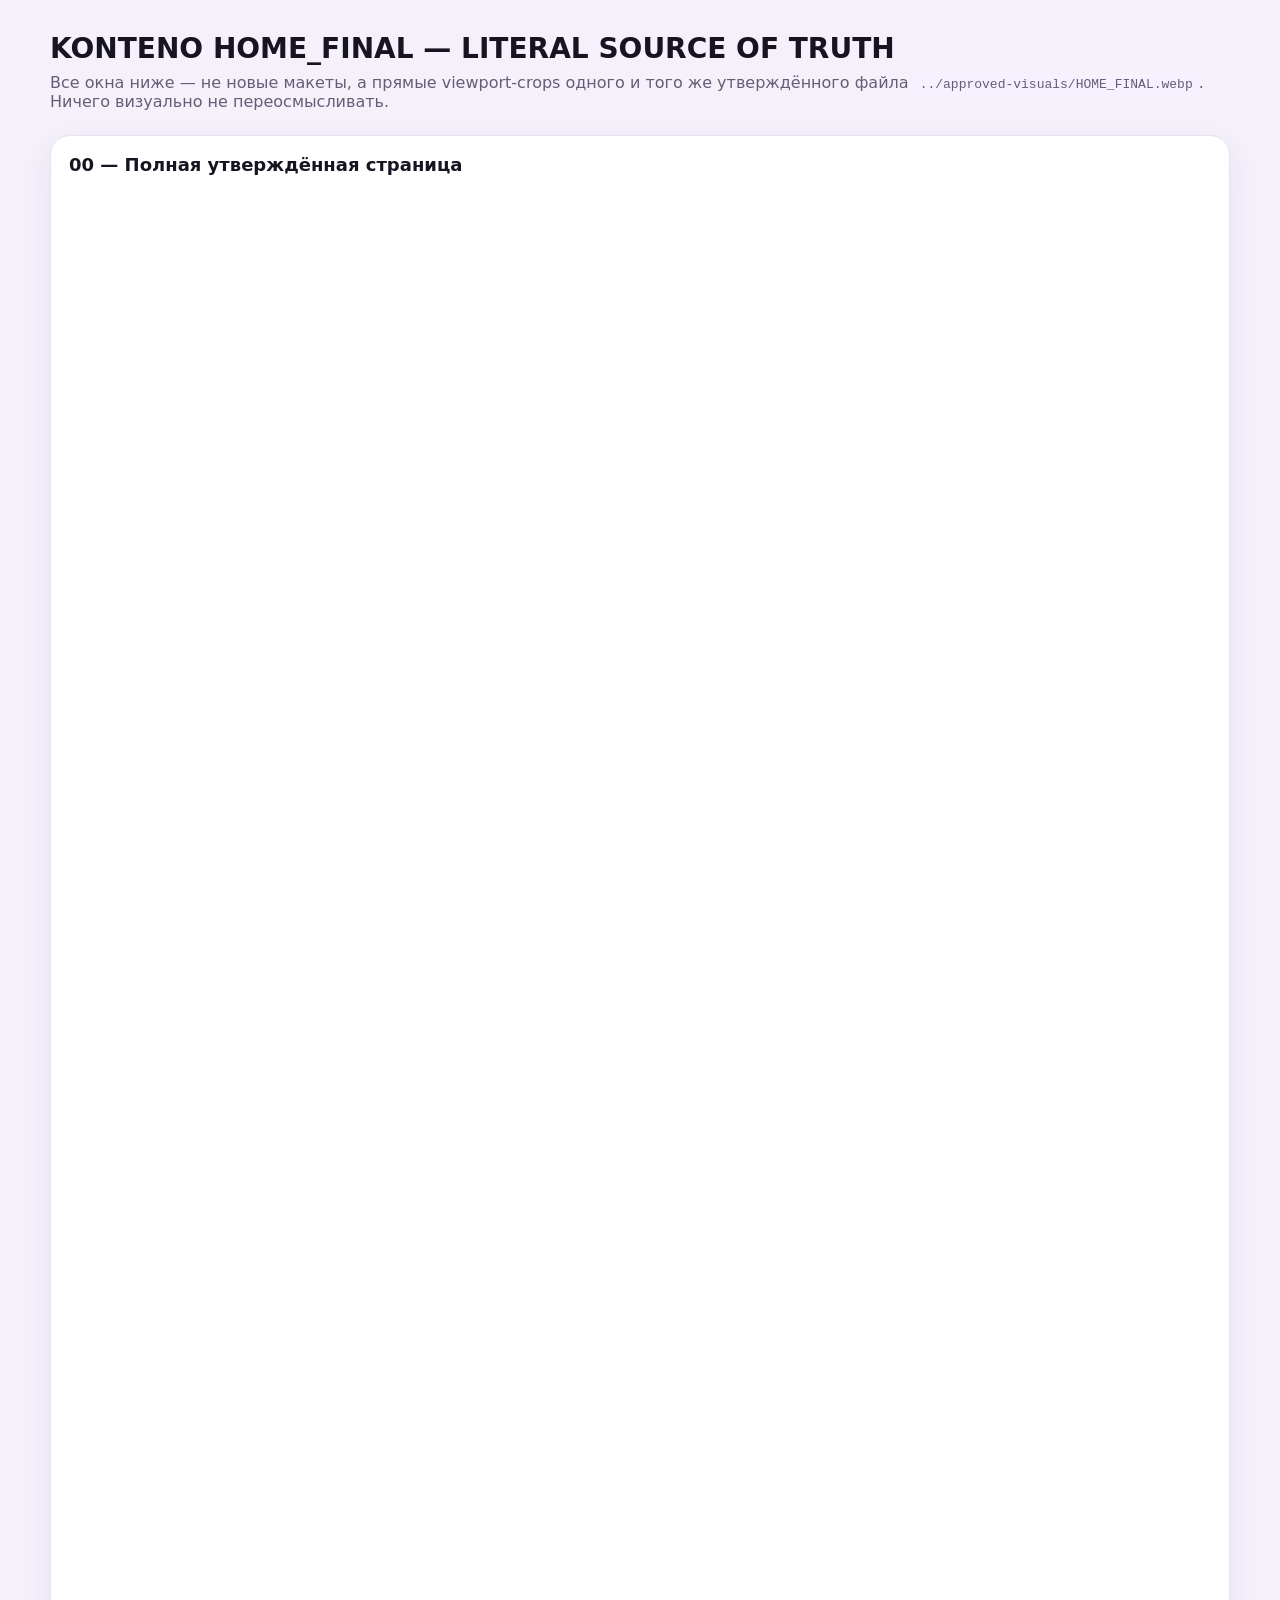
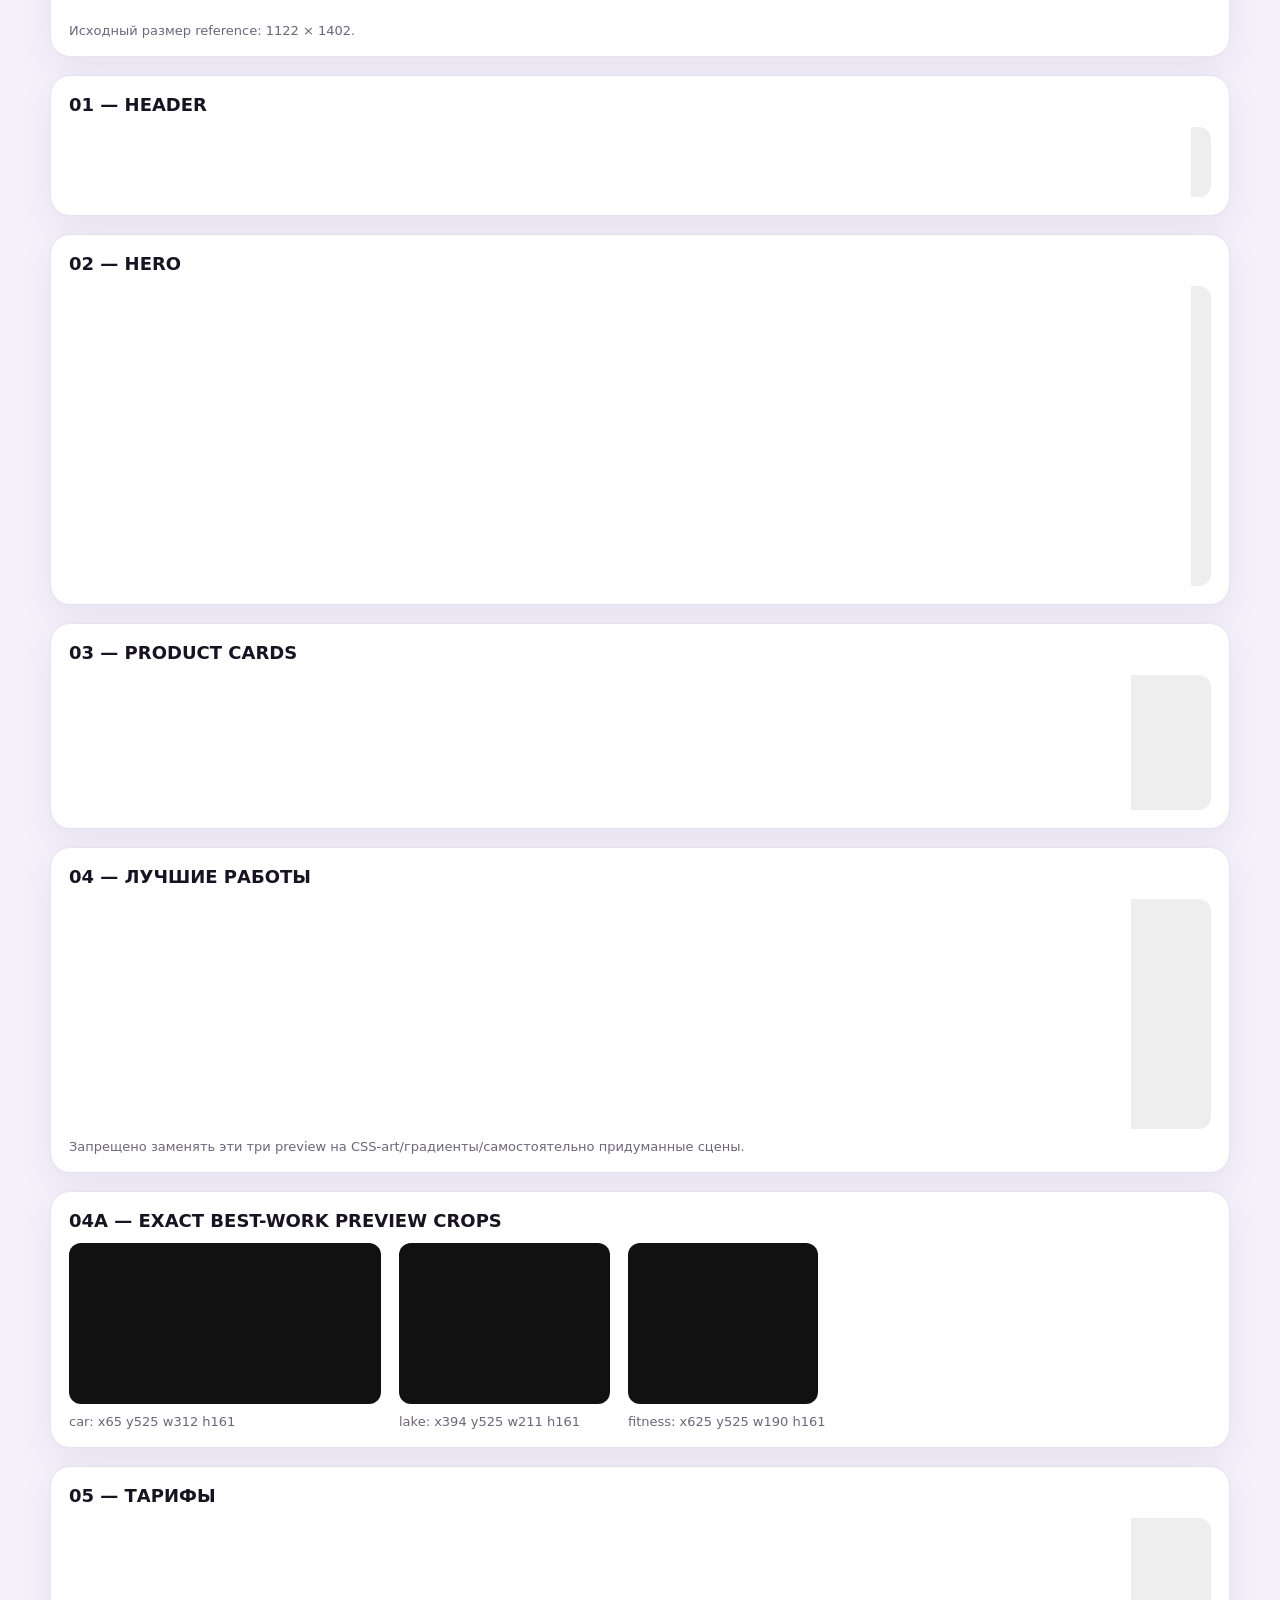
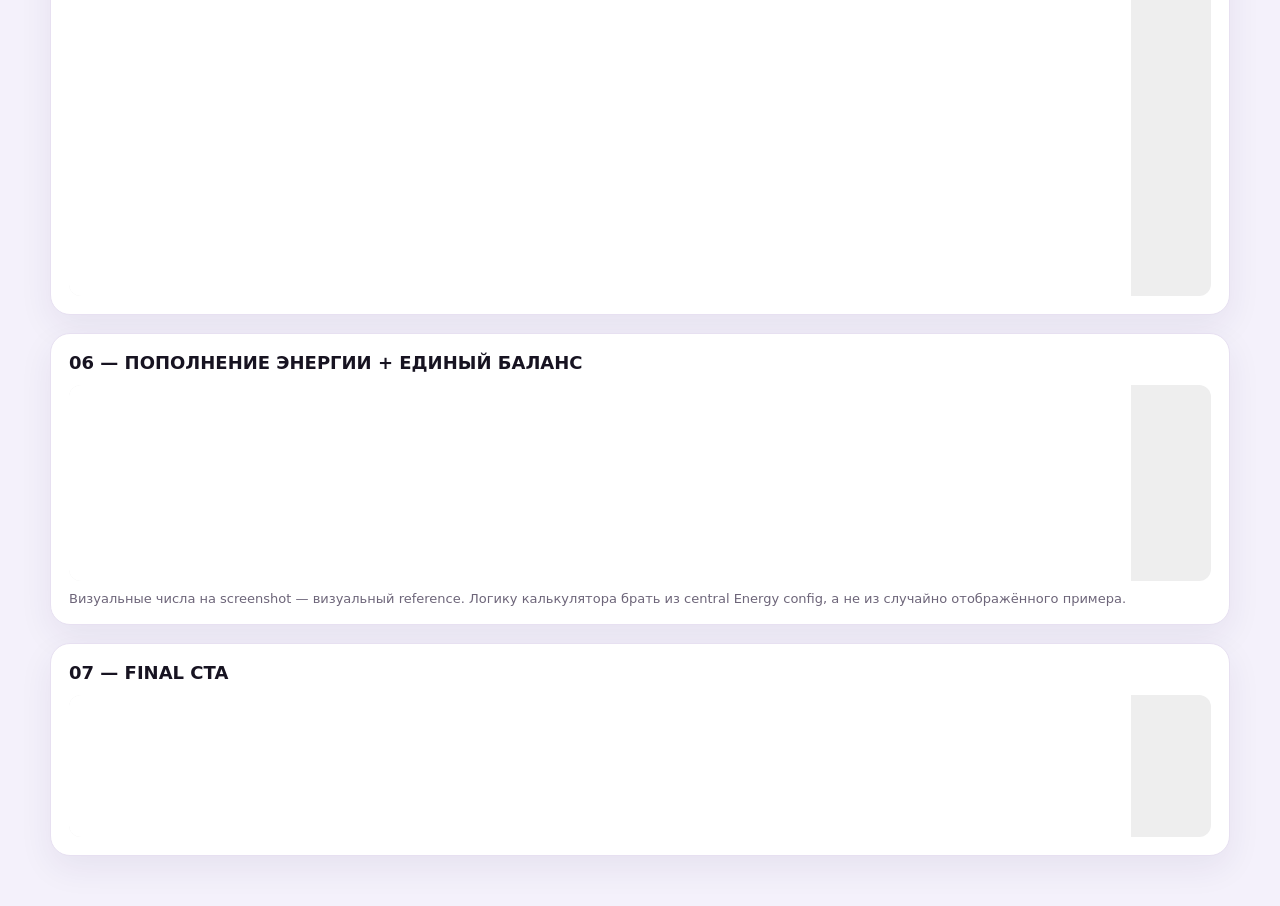
<file: codex-references/home-final/REFERENCE_BOARD.html>
<!doctype html>
<html lang="ru">
<head>
<meta charset="utf-8">
<meta name="viewport" content="width=device-width,initial-scale=1">
<title>KONTENO HOME_FINAL — literal reference board</title>
<style>
:root{font-family:Inter,ui-sans-serif,system-ui,-apple-system,"Segoe UI",sans-serif;color:#171321;background:#f4f1fb}
*{box-sizing:border-box}body{margin:0;padding:32px}.wrap{max-width:1180px;margin:auto}.head{margin-bottom:24px}.head h1{margin:0 0 8px;font-size:28px}.head p{margin:0;color:#655d75}.card{background:#fff;border:1px solid #e7e0f1;border-radius:20px;padding:18px;margin:18px 0;box-shadow:0 12px 34px rgba(45,26,78,.07)}h2{font-size:18px;margin:0 0 12px}.full{display:block;width:100%;height:auto;border-radius:12px}.clip-wrap{overflow:auto;border-radius:12px;background:#eee}.clip{position:relative;overflow:hidden;background:#fff;flex:none}.clip img{position:absolute;width:1122px;height:1402px;max-width:none;left:calc(var(--x) * -1px);top:calc(var(--y) * -1px)}code{background:#f5f1ff;padding:2px 6px;border-radius:6px}.note{font-size:13px;color:#6d6579;margin-top:10px}.row{display:flex;gap:18px;overflow:auto}.thumb{position:relative;overflow:hidden;flex:none;background:#111;border-radius:12px}.thumb img{position:absolute;width:1122px;height:1402px;max-width:none;left:calc(var(--x) * -1px);top:calc(var(--y) * -1px)}
</style>
</head>
<body><main class="wrap">
<div class="head"><h1>KONTENO HOME_FINAL — LITERAL SOURCE OF TRUTH</h1><p>Все окна ниже — не новые макеты, а прямые viewport-crops одного и того же утверждённого файла <code>../approved-visuals/HOME_FINAL.webp</code>. Ничего визуально не переосмысливать.</p></div>
<section class="card"><h2>00 — Полная утверждённая страница</h2><img class="full" src="../approved-visuals/HOME_FINAL.webp" alt="Approved KONTENO HOME_FINAL full page"><div class="note">Исходный размер reference: 1122 × 1402.</div></section>
<section class="card"><h2>01 — HEADER</h2><div class="clip-wrap"><div class="clip" style="--x:0;--y:0;width:1122px;height:70px"><img src="../approved-visuals/HOME_FINAL.webp" alt="Header exact crop"></div></div></section>
<section class="card"><h2>02 — HERO</h2><div class="clip-wrap"><div class="clip" style="--x:0;--y:65;width:1122px;height:300px"><img src="../approved-visuals/HOME_FINAL.webp" alt="Hero exact crop"></div></div></section>
<section class="card"><h2>03 — PRODUCT CARDS</h2><div class="clip-wrap"><div class="clip" style="--x:30;--y:350;width:1062px;height:135px"><img src="../approved-visuals/HOME_FINAL.webp" alt="Product cards exact crop"></div></div></section>
<section class="card"><h2>04 — ЛУЧШИЕ РАБОТЫ</h2><div class="clip-wrap"><div class="clip" style="--x:30;--y:475;width:1062px;height:230px"><img src="../approved-visuals/HOME_FINAL.webp" alt="Best works exact crop"></div></div><div class="note">Запрещено заменять эти три preview на CSS-art/градиенты/самостоятельно придуманные сцены.</div></section>
<section class="card"><h2>04A — EXACT BEST-WORK PREVIEW CROPS</h2><div class="row"><div><div class="thumb" style="--x:65;--y:525;width:312px;height:161px"><img src="../approved-visuals/HOME_FINAL.webp" alt="Car preview crop"></div><div class="note">car: x65 y525 w312 h161</div></div><div><div class="thumb" style="--x:394;--y:525;width:211px;height:161px"><img src="../approved-visuals/HOME_FINAL.webp" alt="Lake preview crop"></div><div class="note">lake: x394 y525 w211 h161</div></div><div><div class="thumb" style="--x:625;--y:525;width:190px;height:161px"><img src="../approved-visuals/HOME_FINAL.webp" alt="Fitness preview crop"></div><div class="note">fitness: x625 y525 w190 h161</div></div></div></section>
<section class="card"><h2>05 — ТАРИФЫ</h2><div class="clip-wrap"><div class="clip" style="--x:30;--y:700;width:1062px;height:378px"><img src="../approved-visuals/HOME_FINAL.webp" alt="Tariffs exact crop"></div></div></section>
<section class="card"><h2>06 — ПОПОЛНЕНИЕ ЭНЕРГИИ + ЕДИНЫЙ БАЛАНС</h2><div class="clip-wrap"><div class="clip" style="--x:30;--y:1072;width:1062px;height:196px"><img src="../approved-visuals/HOME_FINAL.webp" alt="Energy and balance exact crop"></div></div><div class="note">Визуальные числа на screenshot — визуальный reference. Логику калькулятора брать из central Energy config, а не из случайно отображённого примера.</div></section>
<section class="card"><h2>07 — FINAL CTA</h2><div class="clip-wrap"><div class="clip" style="--x:30;--y:1260;width:1062px;height:142px"><img src="../approved-visuals/HOME_FINAL.webp" alt="Final CTA exact crop"></div></div></section>
</main></body></html>
</file>
